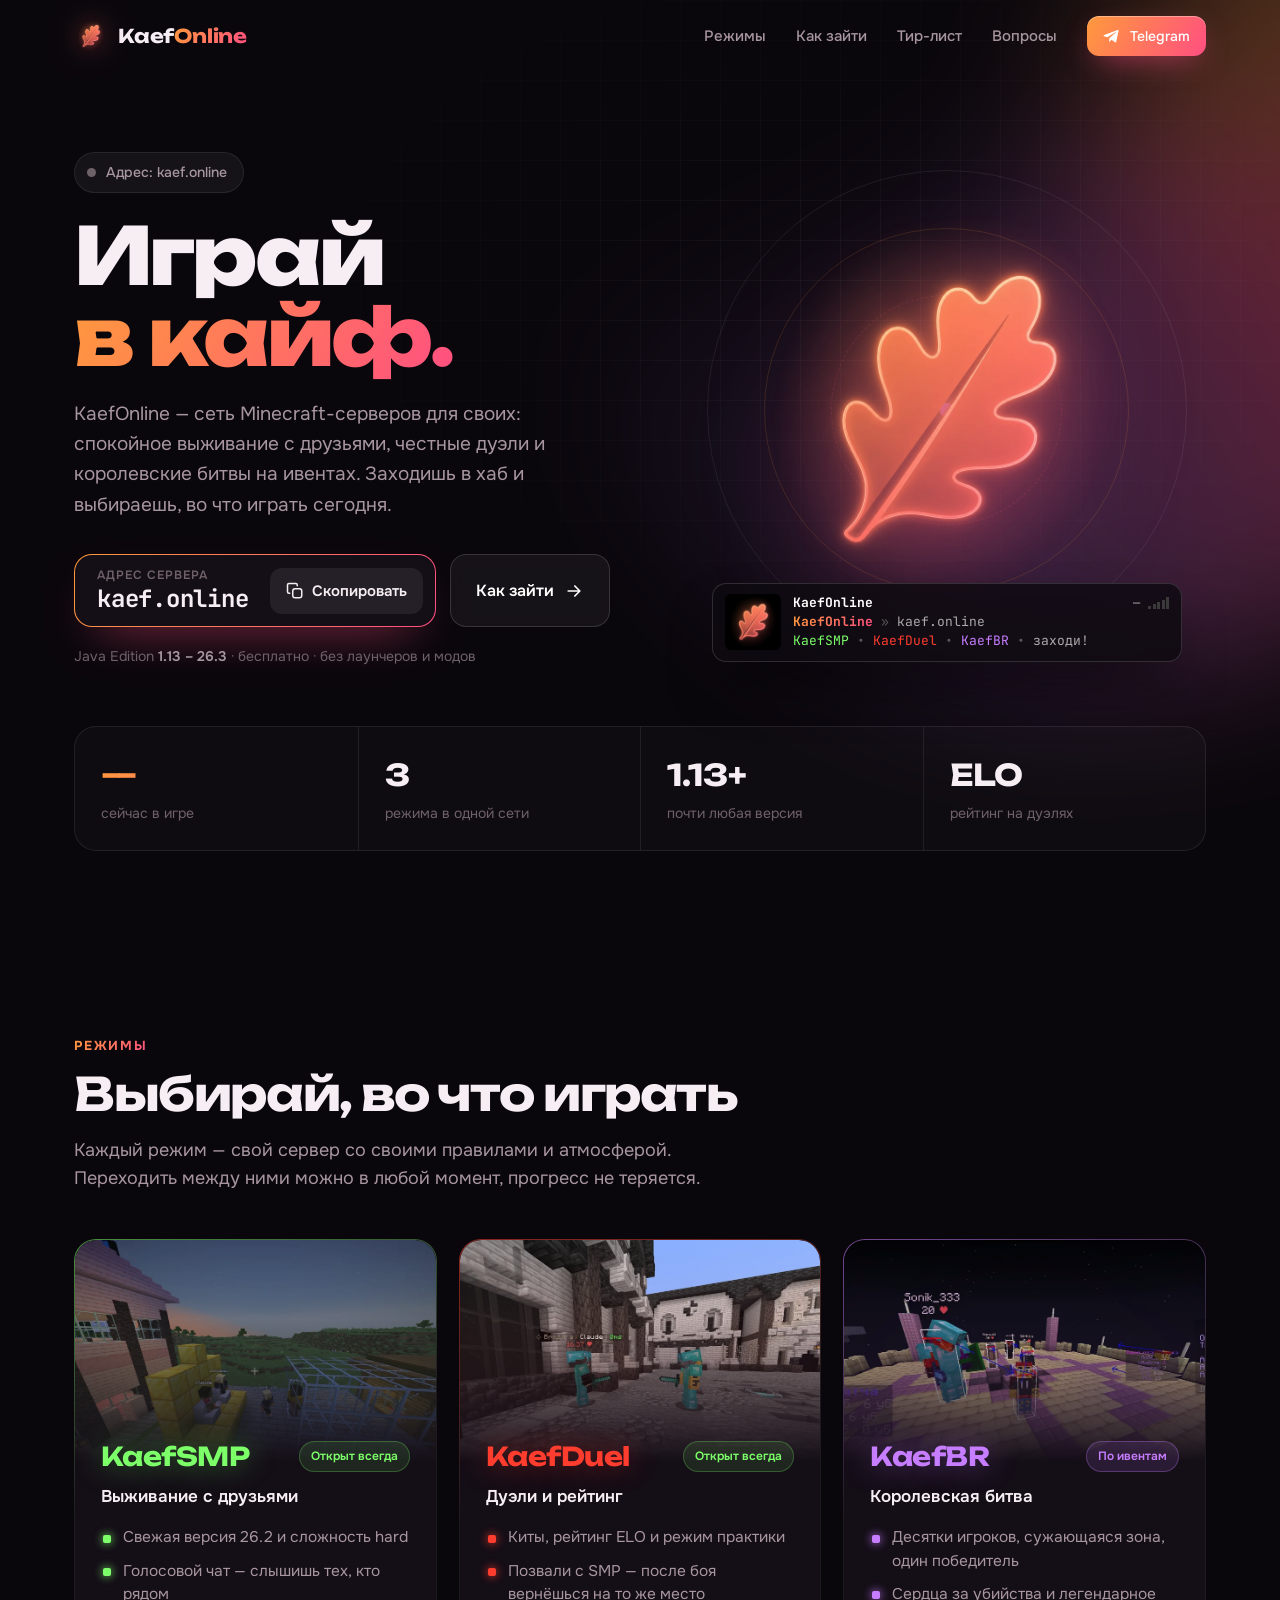
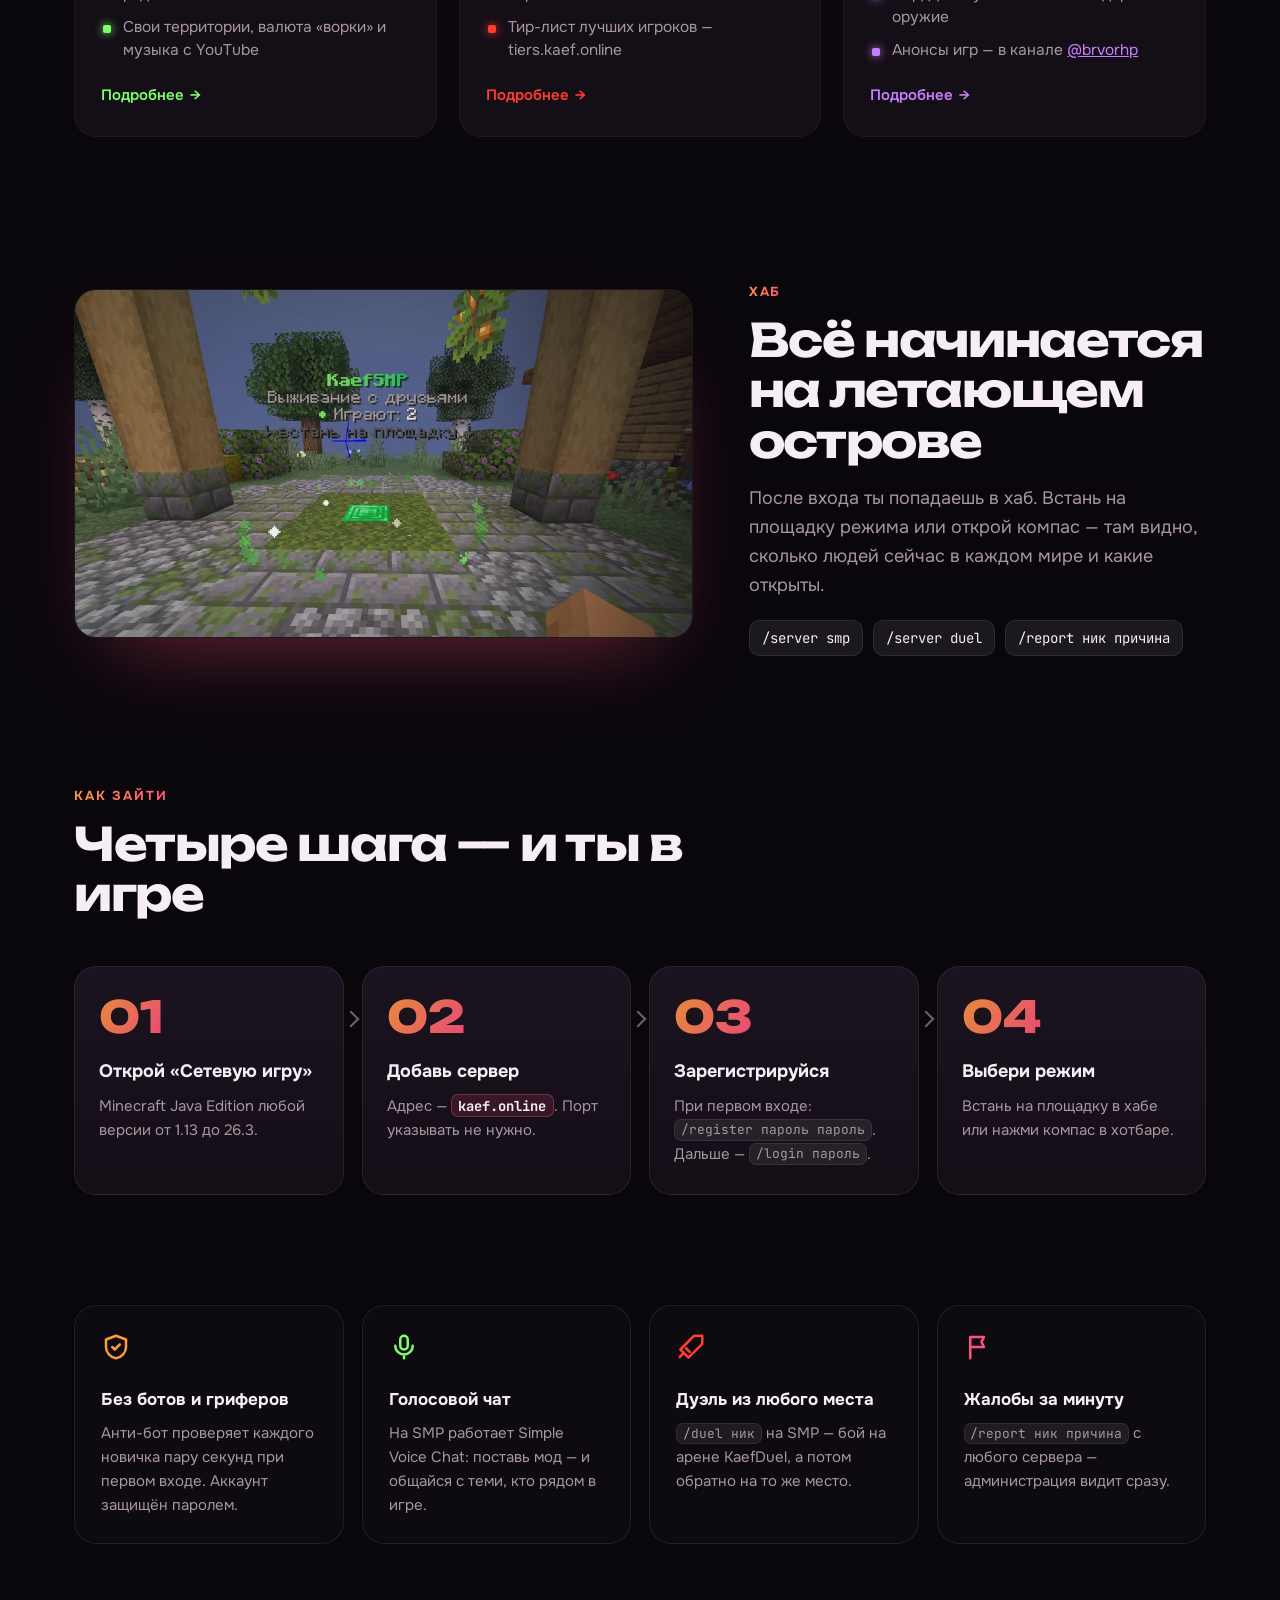
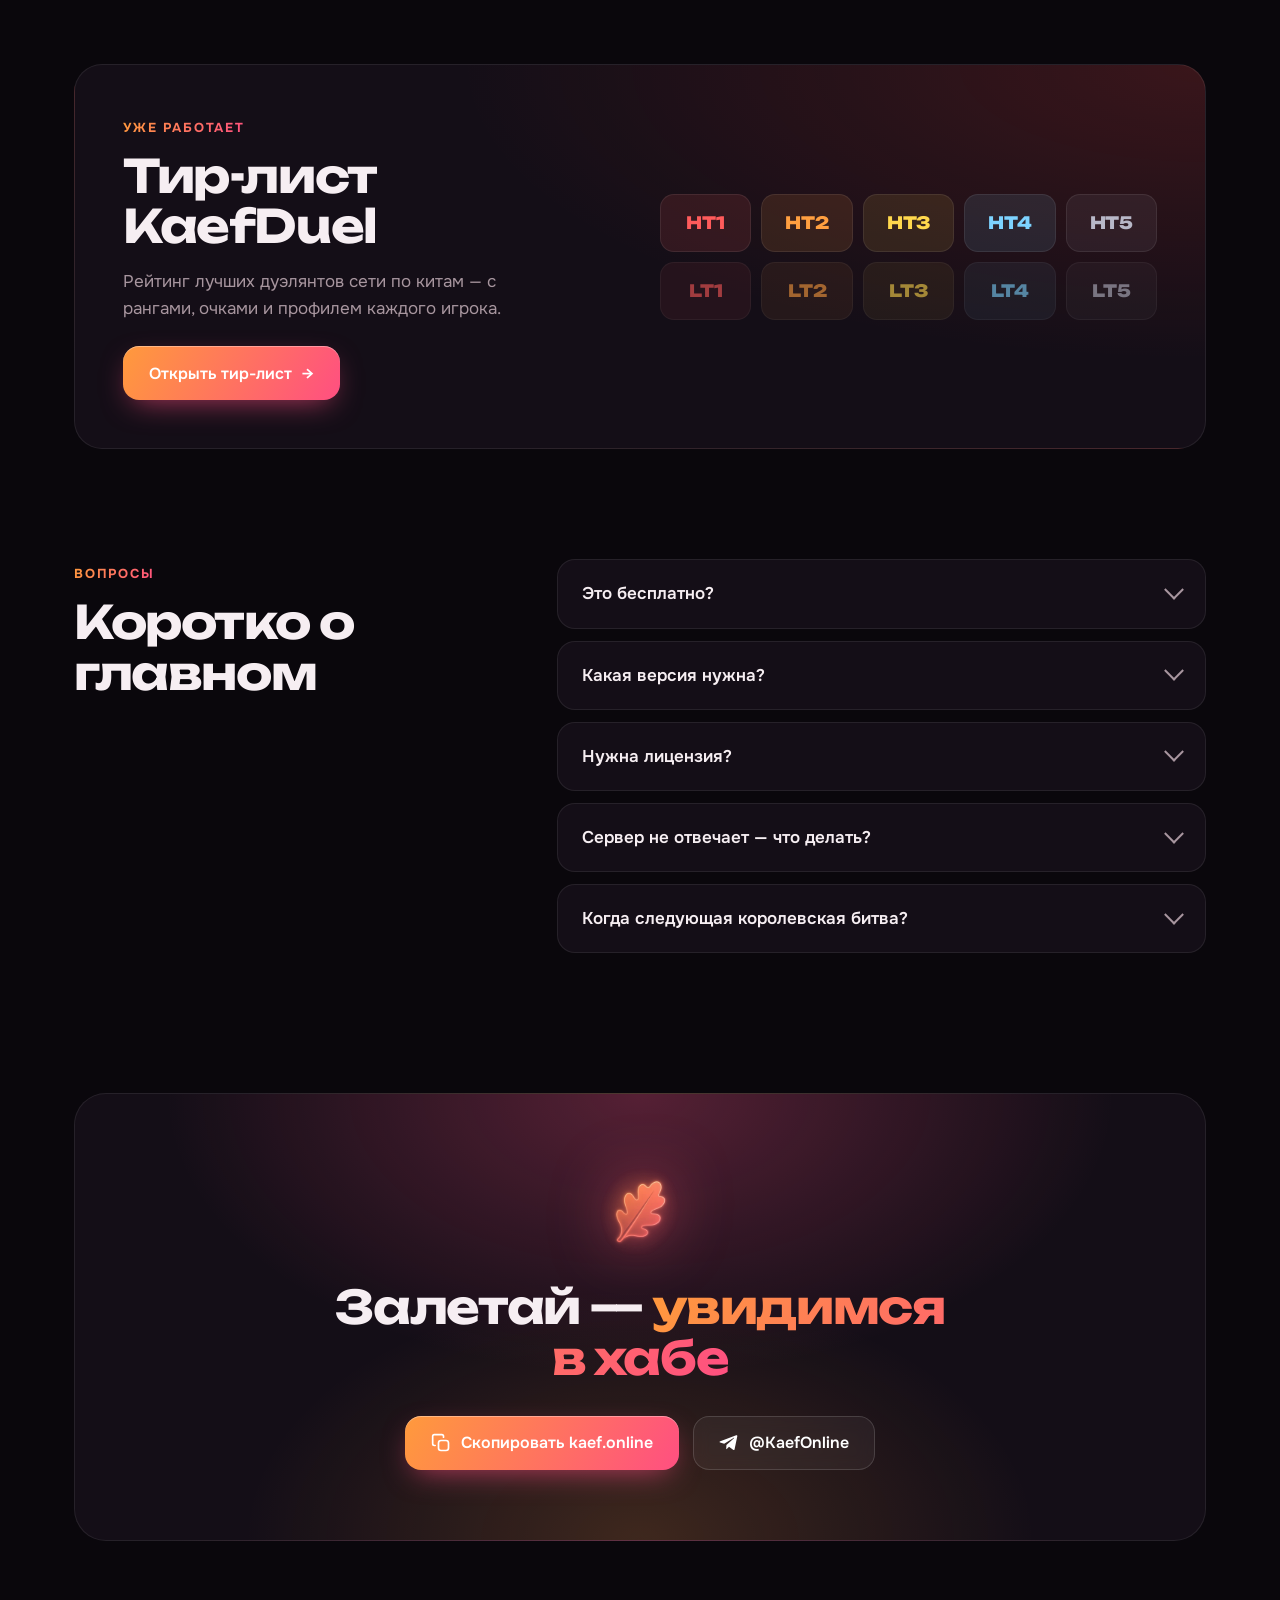
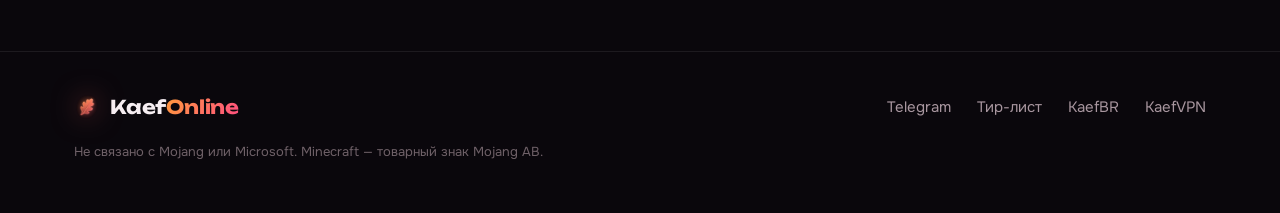
<file: index.html>
<!doctype html>
<html lang="ru">
<head>
<meta charset="utf-8">
<meta name="viewport" content="width=device-width, initial-scale=1, viewport-fit=cover">
<title>KaefOnline — сеть Minecraft-серверов</title>
<meta name="description" content="KaefOnline — сеть Minecraft-серверов: выживание с друзьями на KaefSMP, дуэли на KaefDuel и королевские битвы KaefBR. Заходи на kaef.online, Java 1.13–26.3.">
<meta name="theme-color" content="#0a070c">
<meta property="og:title" content="KaefOnline — сеть Minecraft-серверов">
<meta property="og:description" content="Выживание, дуэли и королевские битвы. Один адрес — kaef.online.">
<meta property="og:url" content="https://kaef.online/">
<meta property="og:type" content="website">
<meta property="og:image" content="https://kaef.online/assets/leaf.png">
<link rel="canonical" href="https://kaef.online/">
<link rel="icon" type="image/png" sizes="64x64" href="assets/favicon.png">
<link rel="icon" type="image/png" sizes="32x32" href="assets/favicon-32.png">
<link rel="apple-touch-icon" href="assets/apple-touch-icon.png">
<link rel="preconnect" href="https://fonts.googleapis.com">
<link rel="preconnect" href="https://fonts.gstatic.com" crossorigin>
<link href="https://fonts.googleapis.com/css2?family=Onest:wght@400;500;600;700&family=Unbounded:wght@500;700;800&family=JetBrains+Mono:wght@500;700&display=swap" rel="stylesheet">
<link rel="preload" as="image" href="assets/leaf.webp">
<link rel="stylesheet" href="assets/site.css?v=8">
</head>
<body>

<svg width="0" height="0" style="position:absolute" aria-hidden="true">
  <defs>
    <symbol id="i-tg" viewBox="0 0 24 24"><path fill="currentColor" d="M21.9 4.3 18.7 19.4c-.2 1-.9 1.3-1.8.8l-4.9-3.6-2.4 2.3c-.3.3-.5.5-1 .5l.3-5 9.1-8.2c.4-.4-.1-.6-.6-.2L6.2 13 1.4 11.5c-1-.3-1-1 .2-1.5L20.6 2.7c.9-.3 1.6.2 1.3 1.6Z"/></symbol>
    <symbol id="i-copy" viewBox="0 0 24 24"><g fill="none" stroke="currentColor" stroke-width="2" stroke-linecap="round" stroke-linejoin="round"><rect x="9" y="9" width="12" height="12" rx="3"/><path d="M5 15H4a2 2 0 0 1-2-2V4a2 2 0 0 1 2-2h9a2 2 0 0 1 2 2v1"/></g></symbol>
    <symbol id="i-check" viewBox="0 0 24 24"><path fill="none" stroke="currentColor" stroke-width="2.4" stroke-linecap="round" stroke-linejoin="round" d="M20 6 9 17l-5-5"/></symbol>
    <symbol id="i-arrow" viewBox="0 0 24 24"><path fill="none" stroke="currentColor" stroke-width="2" stroke-linecap="round" stroke-linejoin="round" d="M5 12h14M13 6l6 6-6 6"/></symbol>
    <symbol id="i-shield" viewBox="0 0 24 24"><path fill="none" stroke="currentColor" stroke-width="2" stroke-linejoin="round" d="M12 3 4 6v6c0 4.5 3.4 8.3 8 9 4.6-.7 8-4.5 8-9V6l-8-3Z"/><path fill="none" stroke="currentColor" stroke-width="2" stroke-linecap="round" d="m9 12 2 2 4-4"/></symbol>
    <symbol id="i-mic" viewBox="0 0 24 24"><g fill="none" stroke="currentColor" stroke-width="2" stroke-linecap="round"><rect x="9" y="3" width="6" height="11" rx="3"/><path d="M5 11a7 7 0 0 0 14 0M12 18v3"/></g></symbol>
    <symbol id="i-sword" viewBox="0 0 24 24"><g fill="none" stroke="currentColor" stroke-width="2" stroke-linecap="round" stroke-linejoin="round"><path d="M14.5 3H21v6.5L10 20.5 3.5 14 14.5 3Z"/><path d="m6 17-3 3M8 13l3 3"/></g></symbol>
    <symbol id="i-flag" viewBox="0 0 24 24"><g fill="none" stroke="currentColor" stroke-width="2" stroke-linecap="round" stroke-linejoin="round"><path d="M5 21V4M5 4h11l-2 4 2 4H5"/></g></symbol>
  </defs>
</svg>

<header class="top">
  <div class="wrap">
    <a class="brand" href="./"><img src="assets/leaf-256.webp" alt="" width="34" height="34"><span class="bw">Kaef<span>Online</span></span></a>
    <nav class="nav">
      <a href="#modes">Режимы</a>
      <a href="#join">Как зайти</a>
      <a href="https://tiers.kaef.online">Тир-лист</a>
      <a href="#faq">Вопросы</a>
      <a class="btn small" href="https://t.me/KaefOnline"><svg><use href="#i-tg"/></svg>Telegram</a>
    </nav>
  </div>
</header>

<main>
  <section class="hero">
    <div class="hero-bg" aria-hidden="true"><div class="aurora"></div><div class="pixels"></div></div>
    <div class="wrap hero-grid">
      <div class="hero-copy">
        <div class="eyebrow rv"><span class="dot" data-status-dot></span><span data-status-line>Проверяем сервер…</span></div>
        <h1 class="rv d1">Играй<br><span class="grad">в&nbsp;кайф.</span></h1>
        <p class="lead rv d2">KaefOnline — сеть Minecraft-серверов для своих: спокойное выживание с друзьями, честные дуэли и королевские битвы на ивентах. Заходишь в хаб и выбираешь, во что играть сегодня.</p>

        <div class="ip rv d3">
          <button class="ip-box" type="button" data-copy="kaef.online" aria-label="Скопировать адрес kaef.online">
            <span class="ip-label">Адрес сервера</span>
            <span class="ip-value">kaef.online</span>
            <span class="ip-btn"><svg class="ic-copy"><use href="#i-copy"/></svg><svg class="ic-ok"><use href="#i-check"/></svg><span data-copy-text>Скопировать</span></span>
          </button>
          <a class="btn ghost" href="#join">Как зайти<svg><use href="#i-arrow"/></svg></a>
        </div>
        <p class="hero-note rv d4">Java Edition <b>1.13 – 26.3</b> · бесплатно · без лаунчеров и модов</p>
      </div>

      <div class="hero-visual rv d2">
        <div class="leaf-stage" aria-hidden="true">
          <div class="ring r1"></div><div class="ring r2"></div><div class="ring r3"></div>
          <span class="orb o-smp"></span><span class="orb o-duel"></span><span class="orb o-br"></span>
          <img class="leaf" src="assets/leaf.webp" alt="" width="900" height="900">
        </div>

        <div class="mc-entry" data-tilt>
          <img class="mc-icon" src="assets/favicon.png" alt="" width="64" height="64">
          <div class="mc-text">
            <div class="mc-row">
              <span class="mc-name">KaefOnline</span>
              <span class="mc-players"><span data-players>—</span><i class="bars" data-bars><b></b><b></b><b></b><b></b><b></b></i></span>
            </div>
            <div class="mc-motd"><span class="m-grad">KaefOnline</span> <span class="m-dim">»</span> <span class="m-gray">kaef.online</span></div>
            <div class="mc-motd"><span class="m-smp">KaefSMP</span> <span class="m-dim">•</span> <span class="m-duel">KaefDuel</span> <span class="m-dim">•</span> <span class="m-br">KaefBR</span> <span class="m-dim">•</span> <span class="m-gray">заходи!</span></div>
          </div>
        </div>
      </div>
    </div>

    <div class="wrap">
      <ul class="facts rv">
        <li><b data-online-big>—</b><span>сейчас в игре</span></li>
        <li><b>3</b><span>режима в одной сети</span></li>
        <li><b>1.13+</b><span>почти любая версия</span></li>
        <li><b>ELO</b><span>рейтинг на дуэлях</span></li>
      </ul>
    </div>
  </section>

  <section class="modes" id="modes">
    <div class="wrap">
      <div class="sec-head rv">
        <span class="kicker">Режимы</span>
        <h2>Выбирай, во что играть</h2>
        <p>Каждый режим — свой сервер со своими правилами и атмосферой. Переходить между ними можно в любой момент, прогресс не теряется.</p>
      </div>

      <div class="mode-grid">
        <article class="mode m-smp-card rv">
          <div class="mode-shot"><img src="assets/shot-smp.webp" alt="Игроки на KaefSMP" loading="lazy" width="1200" height="525"></div>
          <div class="mode-body">
            <div class="mode-top"><h3>KaefSMP</h3><span class="chip on">Открыт всегда</span></div>
            <p class="mode-tag">Выживание с друзьями</p>
            <ul>
              <li>Свежая версия 26.2 и сложность hard</li>
              <li>Голосовой чат — слышишь тех, кто рядом</li>
              <li>Свои территории, валюта «ворки» и музыка с YouTube</li>
            </ul>
            <a class="mode-more" href="smp.html">Подробнее<span aria-hidden="true">→</span></a>
          </div>
        </article>

        <article class="mode m-duel-card rv d1">
          <div class="mode-shot"><img src="assets/shot-duel.webp" alt="Дуэль на KaefDuel" loading="lazy" width="1200" height="525"></div>
          <div class="mode-body">
            <div class="mode-top"><h3>KaefDuel</h3><span class="chip on">Открыт всегда</span></div>
            <p class="mode-tag">Дуэли и рейтинг</p>
            <ul>
              <li>Киты, рейтинг ELO и режим практики</li>
              <li>Позвали с SMP — после боя вернёшься на то же место</li>
              <li>Тир-лист лучших игроков — tiers.kaef.online</li>
            </ul>
            <a class="mode-more" href="duel.html">Подробнее<span aria-hidden="true">→</span></a>
          </div>
        </article>

        <article class="mode m-br-card rv d2">
          <div class="mode-shot"><img src="assets/shot-br.webp" alt="Финал королевской битвы KaefBR" loading="lazy" width="1200" height="525"></div>
          <div class="mode-body">
            <div class="mode-top"><h3>KaefBR</h3><span class="chip event">По ивентам</span></div>
            <p class="mode-tag">Королевская битва</p>
            <ul>
              <li>Десятки игроков, сужающаяся зона, один победитель</li>
              <li>Сердца за убийства и легендарное оружие</li>
              <li>Анонсы игр — в канале <a href="https://t.me/brvorhp">@brvorhp</a></li>
            </ul>
            <a class="mode-more" href="br.html">Подробнее<span aria-hidden="true">→</span></a>
          </div>
        </article>
      </div>
    </div>
  </section>

  <section class="hub">
    <div class="wrap hub-grid">
      <div class="hub-shot rv"><img src="assets/shot-hub.webp" alt="Площадка KaefSMP в хабе" loading="lazy" width="1200" height="525"></div>
      <div class="hub-copy rv d1">
        <span class="kicker">Хаб</span>
        <h2>Всё начинается на&nbsp;летающем острове</h2>
        <p>После входа ты попадаешь в хаб. Встань на площадку режима или открой компас — там видно, сколько людей сейчас в каждом мире и какие открыты.</p>
        <div class="cmds">
          <span><code>/server smp</code></span><span><code>/server duel</code></span><span><code>/report ник причина</code></span>
        </div>
      </div>
    </div>
  </section>

  <section class="join" id="join">
    <div class="wrap">
      <div class="sec-head rv">
        <span class="kicker">Как зайти</span>
        <h2>Четыре шага — и ты в игре</h2>
      </div>
      <ol class="steps">
        <li class="rv"><span class="num">01</span><h3>Открой «Сетевую игру»</h3><p>Minecraft Java Edition любой версии от 1.13 до 26.3.</p></li>
        <li class="rv d1"><span class="num">02</span><h3>Добавь сервер</h3><p>Адрес — <button class="inline-copy" type="button" data-copy="kaef.online">kaef.online</button>. Порт указывать не нужно.</p></li>
        <li class="rv d2"><span class="num">03</span><h3>Зарегистрируйся</h3><p>При первом входе: <code>/register пароль пароль</code>. Дальше — <code>/login пароль</code>.</p></li>
        <li class="rv d3"><span class="num">04</span><h3>Выбери режим</h3><p>Встань на площадку в хабе или нажми компас в хотбаре.</p></li>
      </ol>
    </div>
  </section>

  <section class="feats">
    <div class="wrap feat-grid">
      <div class="feat rv"><svg><use href="#i-shield"/></svg><h3>Без ботов и гриферов</h3><p>Анти-бот проверяет каждого новичка пару секунд при первом входе. Аккаунт защищён паролем.</p></div>
      <div class="feat rv d1"><svg><use href="#i-mic"/></svg><h3>Голосовой чат</h3><p>На SMP работает Simple Voice Chat: поставь мод — и общайся с теми, кто рядом в игре.</p></div>
      <div class="feat rv d2"><svg><use href="#i-sword"/></svg><h3>Дуэль из любого места</h3><p><code>/duel ник</code> на SMP — бой на арене KaefDuel, а потом обратно на то же место.</p></div>
      <div class="feat rv d3"><svg><use href="#i-flag"/></svg><h3>Жалобы за минуту</h3><p><code>/report ник причина</code> с любого сервера — администрация видит сразу.</p></div>
    </div>
  </section>

  <section class="tiers">
    <div class="wrap">
      <div class="tier-card rv">
        <div class="tier-copy">
          <span class="kicker">Уже работает</span>
          <h2>Тир-лист KaefDuel</h2>
          <p>Рейтинг лучших дуэлянтов сети по китам — с рангами, очками и профилем каждого игрока.</p>
          <a class="btn tier-btn" href="https://tiers.kaef.online">Открыть тир-лист<span aria-hidden="true">→</span></a>
        </div>
        <div class="tier-ranks" aria-hidden="true">
          <span class="t1">HT1</span><span class="t2">HT2</span><span class="t3">HT3</span><span class="t4">HT4</span><span class="t5">HT5</span><span class="t1 lt">LT1</span><span class="t2 lt">LT2</span><span class="t3 lt">LT3</span><span class="t4 lt">LT4</span><span class="t5 lt">LT5</span>
        </div>
      </div>
    </div>
  </section>

  <section class="faq" id="faq">
    <div class="wrap faq-wrap">
      <div class="sec-head rv">
        <span class="kicker">Вопросы</span>
        <h2>Коротко о главном</h2>
      </div>
      <div class="qa">
        <details class="rv"><summary>Это бесплатно?</summary><p>Да. Играть можно бесплатно на всех режимах.</p></details>
        <details class="rv"><summary>Какая версия нужна?</summary><p>Minecraft Java Edition от 1.13 до 26.3 — сервер сам подстроится под твою версию. Bedrock (телефоны и консоли) пока не поддерживается.</p></details>
        <details class="rv"><summary>Нужна лицензия?</summary><p>Нет. Вход защищён паролем: при первом входе придумай его через <code>/register</code>.</p></details>
        <details class="rv"><summary>Сервер не отвечает — что делать?</summary><p>Сеть пока включается по расписанию. Время запуска и анонсы ивентов публикуем в <a href="https://t.me/KaefOnline">Telegram</a>. Если сервер включён, а зайти не выходит — проверь версию и адрес <code>kaef.online</code>.</p></details>
        <details class="rv"><summary>Когда следующая королевская битва?</summary><p>KaefBR открывается только на ивенты. Дату и время смотри в канале <a href="https://t.me/brvorhp">@brvorhp</a>.</p></details>
      </div>
    </div>
  </section>

  <section class="cta-final">
    <div class="wrap">
      <div class="cta-card rv">
        <img src="assets/leaf-256.webp" alt="" width="96" height="96">
        <h2>Залетай — <span class="grad">увидимся в&nbsp;хабе</span></h2>
        <div class="cta-row">
          <button class="btn" type="button" data-copy="kaef.online"><svg><use href="#i-copy"/></svg><span data-copy-text>Скопировать kaef.online</span></button>
          <a class="btn ghost" href="https://t.me/KaefOnline"><svg><use href="#i-tg"/></svg>@KaefOnline</a>
        </div>
      </div>
    </div>
  </section>
</main>

<footer class="foot">
  <div class="wrap">
    <a class="brand" href="./"><img src="assets/leaf-256.webp" alt="" width="26" height="26"><span class="bw">Kaef<span>Online</span></span></a>
    <nav>
      <a href="https://t.me/KaefOnline">Telegram</a>
      <a href="https://tiers.kaef.online">Тир-лист</a>
      <a href="https://t.me/brvorhp">KaefBR</a>
      <a href="https://kaefvpn.ru">KaefVPN</a>
    </nav>
    <p>Не связано с Mojang или Microsoft. Minecraft — товарный знак Mojang AB.</p>
  </div>
</footer>

<div class="toast" role="status" aria-live="polite" data-toast>Адрес скопирован</div>
<script src="assets/site.js?v=6" defer></script>
</body>
</html>
</file>
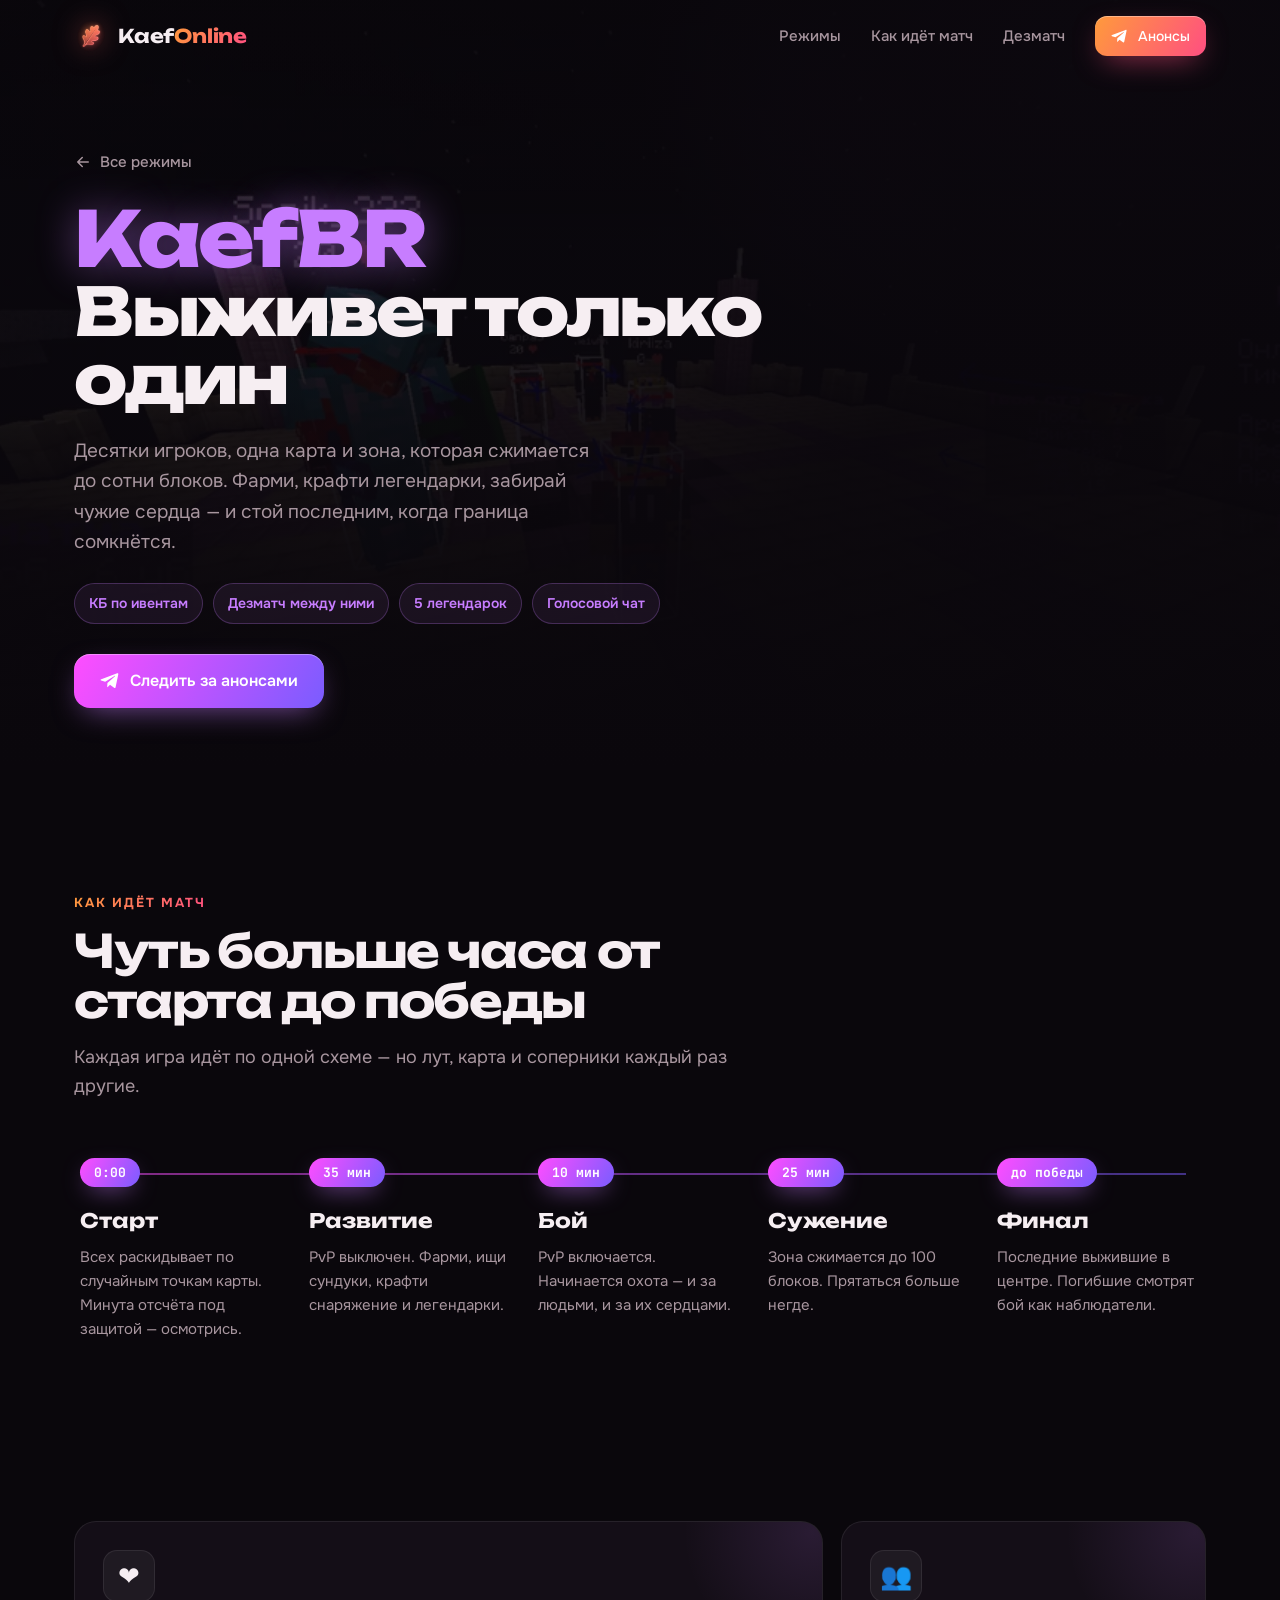
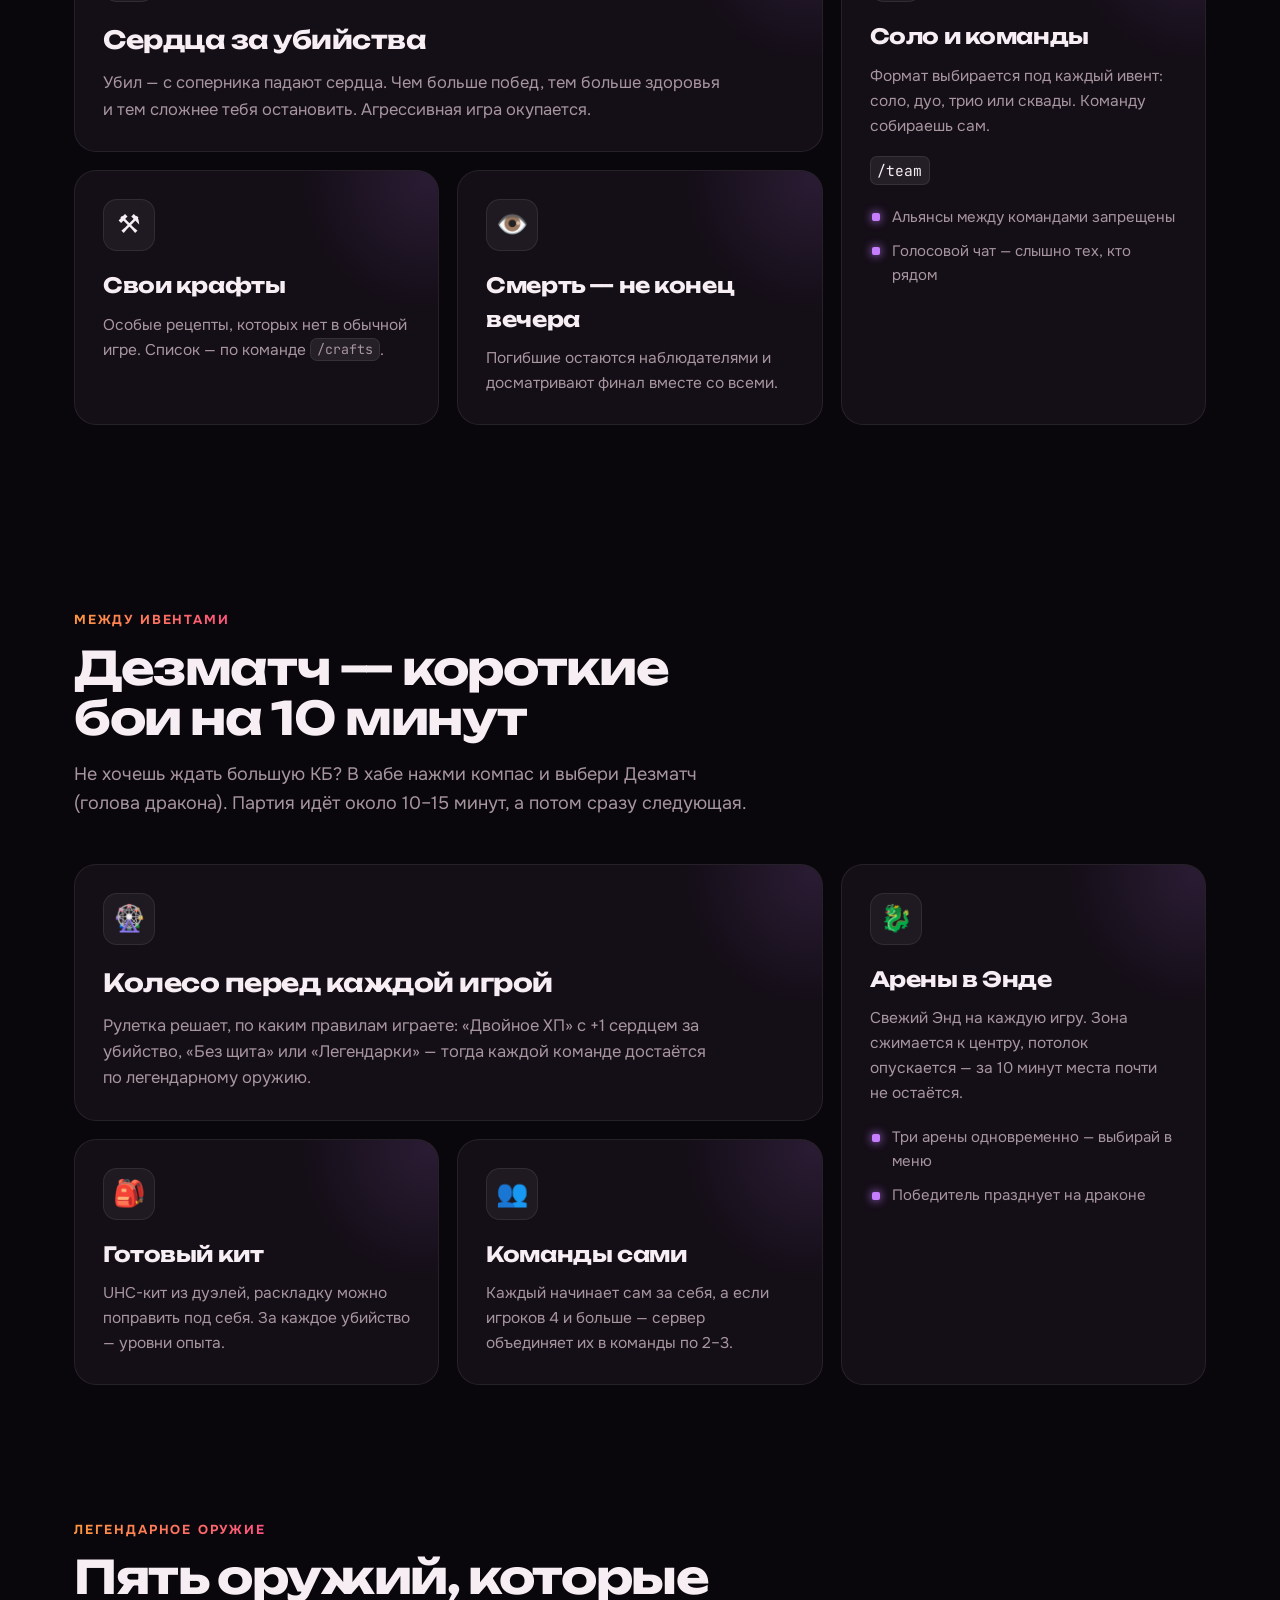
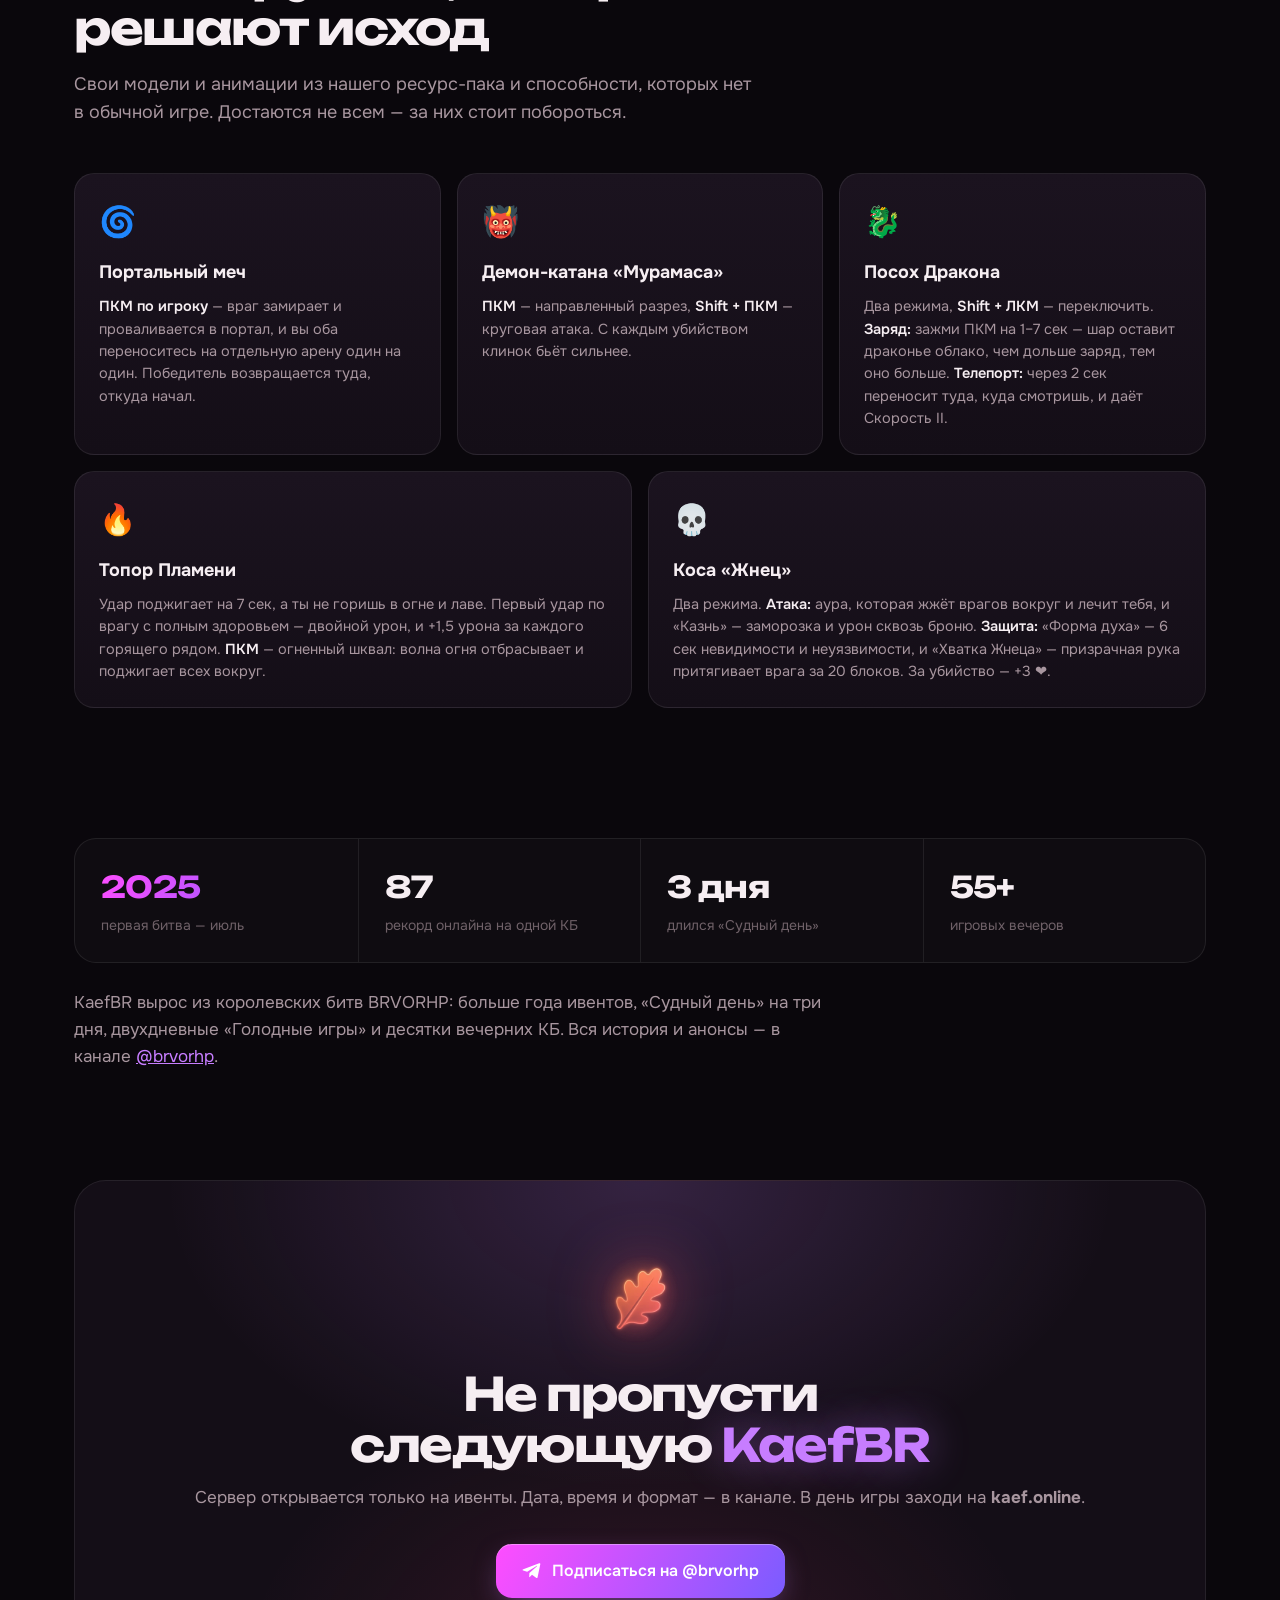
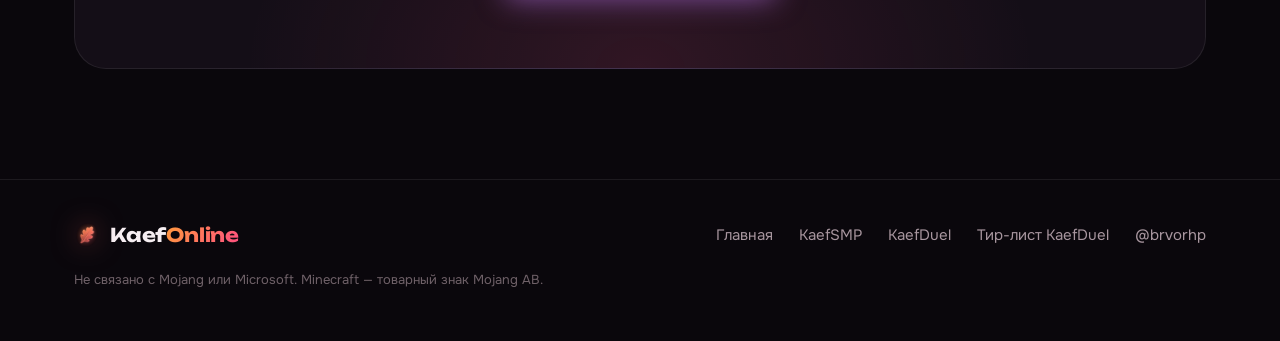
<file: br.html>
<!doctype html>
<html lang="ru">
<head>
<meta charset="utf-8">
<meta name="viewport" content="width=device-width, initial-scale=1, viewport-fit=cover">
<title>KaefBR — королевская битва · KaefOnline</title>
<meta name="description" content="KaefBR — королевская битва KaefOnline: десятки игроков, сужающаяся зона, сердца за убийства, пять легендарных оружий и свои крафты. Только по ивентам, анонсы в @brvorhp.">
<meta name="theme-color" content="#0a070c">
<meta property="og:title" content="KaefBR — королевская битва">
<meta property="og:description" content="Десятки игроков, сужающаяся зона, легендарное оружие. Анонсы ивентов в @brvorhp.">
<meta property="og:url" content="https://kaef.online/br.html">
<meta property="og:image" content="https://kaef.online/assets/shot-br.webp">
<link rel="icon" type="image/png" sizes="64x64" href="assets/favicon.png">
<link rel="apple-touch-icon" href="assets/apple-touch-icon.png">
<link rel="preconnect" href="https://fonts.googleapis.com">
<link rel="preconnect" href="https://fonts.gstatic.com" crossorigin>
<link href="https://fonts.googleapis.com/css2?family=Onest:wght@400;500;600;700&family=Unbounded:wght@500;700;800&family=JetBrains+Mono:wght@500;700&display=swap" rel="stylesheet">
<link rel="stylesheet" href="assets/site.css?v=8">
<link rel="stylesheet" href="assets/mode.css?v=7">
</head>
<body class="br-page">

<svg width="0" height="0" style="position:absolute" aria-hidden="true">
  <defs>
    <symbol id="i-tg" viewBox="0 0 24 24"><path fill="currentColor" d="M21.9 4.3 18.7 19.4c-.2 1-.9 1.3-1.8.8l-4.9-3.6-2.4 2.3c-.3.3-.5.5-1 .5l.3-5 9.1-8.2c.4-.4-.1-.6-.6-.2L6.2 13 1.4 11.5c-1-.3-1-1 .2-1.5L20.6 2.7c.9-.3 1.6.2 1.3 1.6Z"/></symbol>
    <symbol id="i-back" viewBox="0 0 24 24"><path fill="none" stroke="currentColor" stroke-width="2" stroke-linecap="round" stroke-linejoin="round" d="M19 12H5M11 6l-6 6 6 6"/></symbol>
  </defs>
</svg>

<header class="top">
  <div class="wrap">
    <a class="brand" href="./"><img src="assets/leaf-256.webp" alt="" width="34" height="34"><span class="bw">Kaef<span>Online</span></span></a>
    <nav class="nav">
      <a href="./#modes">Режимы</a>
      <a href="#match">Как идёт матч</a>
      <a href="#deathmatch">Дезматч</a>
      <a class="btn small" href="https://t.me/brvorhp"><svg><use href="#i-tg"/></svg>Анонсы</a>
    </nav>
  </div>
</header>

<main>
  <section class="mp-hero">
    <div class="mp-hero-bg" aria-hidden="true"><img src="assets/shot-br.webp" alt=""></div>
    <div class="wrap">
      <a class="back rv" href="./"><svg><use href="#i-back"/></svg>Все режимы</a>
      <h1 class="rv d1"><span class="mp-word">KaefBR</span><br>Выживет только один</h1>
      <p class="lead rv d2">Десятки игроков, одна карта и зона, которая сжимается до сотни блоков. Фарми, крафти легендарки, забирай чужие сердца — и стой последним, когда граница сомкнётся.</p>
      <div class="mp-badges rv d3">
        <span>КБ по ивентам</span><span>Дезматч между ними</span><span>5 легендарок</span><span>Голосовой чат</span>
      </div>
      <div class="cta-row hero-cta rv d4">
        <a class="btn mp-btn" href="https://t.me/brvorhp"><svg><use href="#i-tg"/></svg>Следить за анонсами</a>
      </div>
    </div>
  </section>

  <section class="mp-feats" id="match">
    <div class="wrap">
      <div class="sec-head rv">
        <span class="kicker">Как идёт матч</span>
        <h2>Чуть больше часа от старта до победы</h2>
        <p>Каждая игра идёт по одной схеме — но лут, карта и соперники каждый раз другие.</p>
      </div>
      <ol class="timeline">
        <li class="rv"><span class="t-time">0:00</span><h3>Старт</h3><p>Всех раскидывает по случайным точкам карты. Минута отсчёта под защитой — осмотрись.</p></li>
        <li class="rv d1"><span class="t-time">35 мин</span><h3>Развитие</h3><p>PvP выключен. Фарми, ищи сундуки, крафти снаряжение и легендарки.</p></li>
        <li class="rv d2"><span class="t-time">10 мин</span><h3>Бой</h3><p>PvP включается. Начинается охота — и за людьми, и за их сердцами.</p></li>
        <li class="rv d3"><span class="t-time">25 мин</span><h3>Сужение</h3><p>Зона сжимается до 100 блоков. Прятаться больше негде.</p></li>
        <li class="rv"><span class="t-time">до победы</span><h3>Финал</h3><p>Последние выжившие в центре. Погибшие смотрят бой как наблюдатели.</p></li>
      </ol>
    </div>
  </section>

  <section class="mp-feats">
    <div class="wrap">
      <div class="bento">
        <article class="b b-wide rv">
          <span class="b-emoji">❤️</span>
          <h3>Сердца за убийства</h3>
          <p>Убил — с соперника падают сердца. Чем больше побед, тем больше здоровья и тем сложнее тебя остановить. Агрессивная игра окупается.</p>
        </article>
        <article class="b b-tall rv d1">
          <span class="b-emoji">👥</span>
          <h3>Соло и команды</h3>
          <p>Формат выбирается под каждый ивент: соло, дуо, трио или сквады. Команду собираешь сам.</p>
          <div class="b-cmds"><code>/team</code></div>
          <ul class="b-list"><li>Альянсы между командами запрещены</li><li>Голосовой чат — слышно тех, кто рядом</li></ul>
        </article>
        <article class="b rv">
          <span class="b-emoji">⚒️</span>
          <h3>Свои крафты</h3>
          <p>Особые рецепты, которых нет в обычной игре. Список — по команде <code>/crafts</code>.</p>
        </article>
        <article class="b rv d1">
          <span class="b-emoji">👁️</span>
          <h3>Смерть — не конец вечера</h3>
          <p>Погибшие остаются наблюдателями и досматривают финал вместе со всеми.</p>
        </article>
      </div>
    </div>
  </section>

  <section class="mp-feats" id="deathmatch">
    <div class="wrap">
      <div class="sec-head rv">
        <span class="kicker">Между ивентами</span>
        <h2>Дезматч — короткие бои на&nbsp;10&nbsp;минут</h2>
        <p>Не хочешь ждать большую КБ? В хабе нажми компас и выбери Дезматч (голова дракона). Партия идёт около 10–15 минут, а потом сразу следующая.</p>
      </div>
      <div class="bento">
        <article class="b b-wide rv">
          <span class="b-emoji">🎡</span>
          <h3>Колесо перед каждой игрой</h3>
          <p>Рулетка решает, по каким правилам играете: «Двойное ХП» с +1 сердцем за убийство, «Без щита» или «Легендарки» — тогда каждой команде достаётся по легендарному оружию.</p>
        </article>
        <article class="b b-tall rv d1">
          <span class="b-emoji">🐉</span>
          <h3>Арены в Энде</h3>
          <p>Свежий Энд на каждую игру. Зона сжимается к центру, потолок опускается — за 10 минут места почти не остаётся.</p>
          <ul class="b-list"><li>Три арены одновременно — выбирай в меню</li><li>Победитель празднует на драконе</li></ul>
        </article>
        <article class="b rv">
          <span class="b-emoji">🎒</span>
          <h3>Готовый кит</h3>
          <p>UHC-кит из дуэлей, раскладку можно поправить под себя. За каждое убийство — уровни опыта.</p>
        </article>
        <article class="b rv d1">
          <span class="b-emoji">👥</span>
          <h3>Команды сами</h3>
          <p>Каждый начинает сам за себя, а если игроков 4 и больше — сервер объединяет их в команды по 2–3.</p>
        </article>
      </div>
    </div>
  </section>

  <section class="mp-trims" id="legend">
    <div class="wrap">
      <div class="sec-head rv">
        <span class="kicker">Легендарное оружие</span>
        <h2>Пять оружий, которые решают исход</h2>
        <p>Свои модели и анимации из нашего ресурс-пака и способности, которых нет в обычной игре. Достаются не всем — за них стоит побороться.</p>
      </div>
      <div class="trim-grid legend-grid">
        <div class="trim rv"><span>🌀</span><h3>Портальный меч</h3><p><b>ПКМ по игроку</b> — враг замирает и проваливается в портал, и вы оба переноситесь на отдельную арену один на один. Победитель возвращается туда, откуда начал.</p></div>
        <div class="trim rv d1"><span>👹</span><h3>Демон-катана «Мурамаса»</h3><p><b>ПКМ</b> — направленный разрез, <b>Shift + ПКМ</b> — круговая атака. С каждым убийством клинок бьёт сильнее.</p></div>
        <div class="trim rv d2"><span>🐉</span><h3>Посох Дракона</h3><p>Два режима, <b>Shift + ЛКМ</b> — переключить. <b>Заряд:</b> зажми ПКМ на 1–7 сек — шар оставит драконье облако, чем дольше заряд, тем оно больше. <b>Телепорт:</b> через 2 сек переносит туда, куда смотришь, и даёт Скорость II.</p></div>
        <div class="trim rv"><span>🔥</span><h3>Топор Пламени</h3><p>Удар поджигает на 7 сек, а ты не горишь в огне и лаве. Первый удар по врагу с полным здоровьем — двойной урон, и +1,5 урона за каждого горящего рядом. <b>ПКМ</b> — огненный шквал: волна огня отбрасывает и поджигает всех вокруг.</p></div>
        <div class="trim rv d1"><span>💀</span><h3>Коса «Жнец»</h3><p>Два режима. <b>Атака:</b> аура, которая жжёт врагов вокруг и лечит тебя, и «Казнь» — заморозка и урон сквозь броню. <b>Защита:</b> «Форма духа» — 6 сек невидимости и неуязвимости, и «Хватка Жнеца» — призрачная рука притягивает врага за 20 блоков. За убийство — +3 ❤.</p></div>
      </div>
    </div>
  </section>

  <section class="mp-secrets">
    <div class="wrap">
      <ul class="facts br-facts rv">
        <li><b>2025</b><span>первая битва — июль</span></li>
        <li><b>87</b><span>рекорд онлайна на одной КБ</span></li>
        <li><b>3 дня</b><span>длился «Судный день»</span></li>
        <li><b>55+</b><span>игровых вечеров</span></li>
      </ul>
      <p class="br-history rv">KaefBR вырос из королевских битв BRVORHP: больше года ивентов, «Судный день» на три дня, двухдневные «Голодные игры» и десятки вечерних КБ. Вся история и анонсы — в канале <a href="https://t.me/brvorhp">@brvorhp</a>.</p>
    </div>
  </section>

  <section class="cta-final">
    <div class="wrap">
      <div class="cta-card mp-cta rv">
        <img src="assets/leaf-256.webp" alt="" width="96" height="96">
        <h2>Не пропусти следующую <span class="mp-word">KaefBR</span></h2>
        <p class="cta-sub">Сервер открывается только на ивенты. Дата, время и формат — в канале. В день игры заходи на <b>kaef.online</b>.</p>
        <div class="cta-row">
          <a class="btn mp-btn" href="https://t.me/brvorhp"><svg><use href="#i-tg"/></svg>Подписаться на @brvorhp</a>
        </div>
      </div>
    </div>
  </section>
</main>

<footer class="foot">
  <div class="wrap">
    <a class="brand" href="./"><img src="assets/leaf-256.webp" alt="" width="26" height="26"><span class="bw">Kaef<span>Online</span></span></a>
    <nav><a href="./">Главная</a><a href="smp.html">KaefSMP</a><a href="duel.html">KaefDuel</a><a href="https://tiers.kaef.online">Тир-лист KaefDuel</a><a href="https://t.me/brvorhp">@brvorhp</a></nav>
    <p>Не связано с Mojang или Microsoft. Minecraft — товарный знак Mojang AB.</p>
  </div>
</footer>

<div class="toast" role="status" aria-live="polite" data-toast>Адрес скопирован</div>
<script src="assets/site.js?v=6" defer></script>
</body>
</html>
</file>
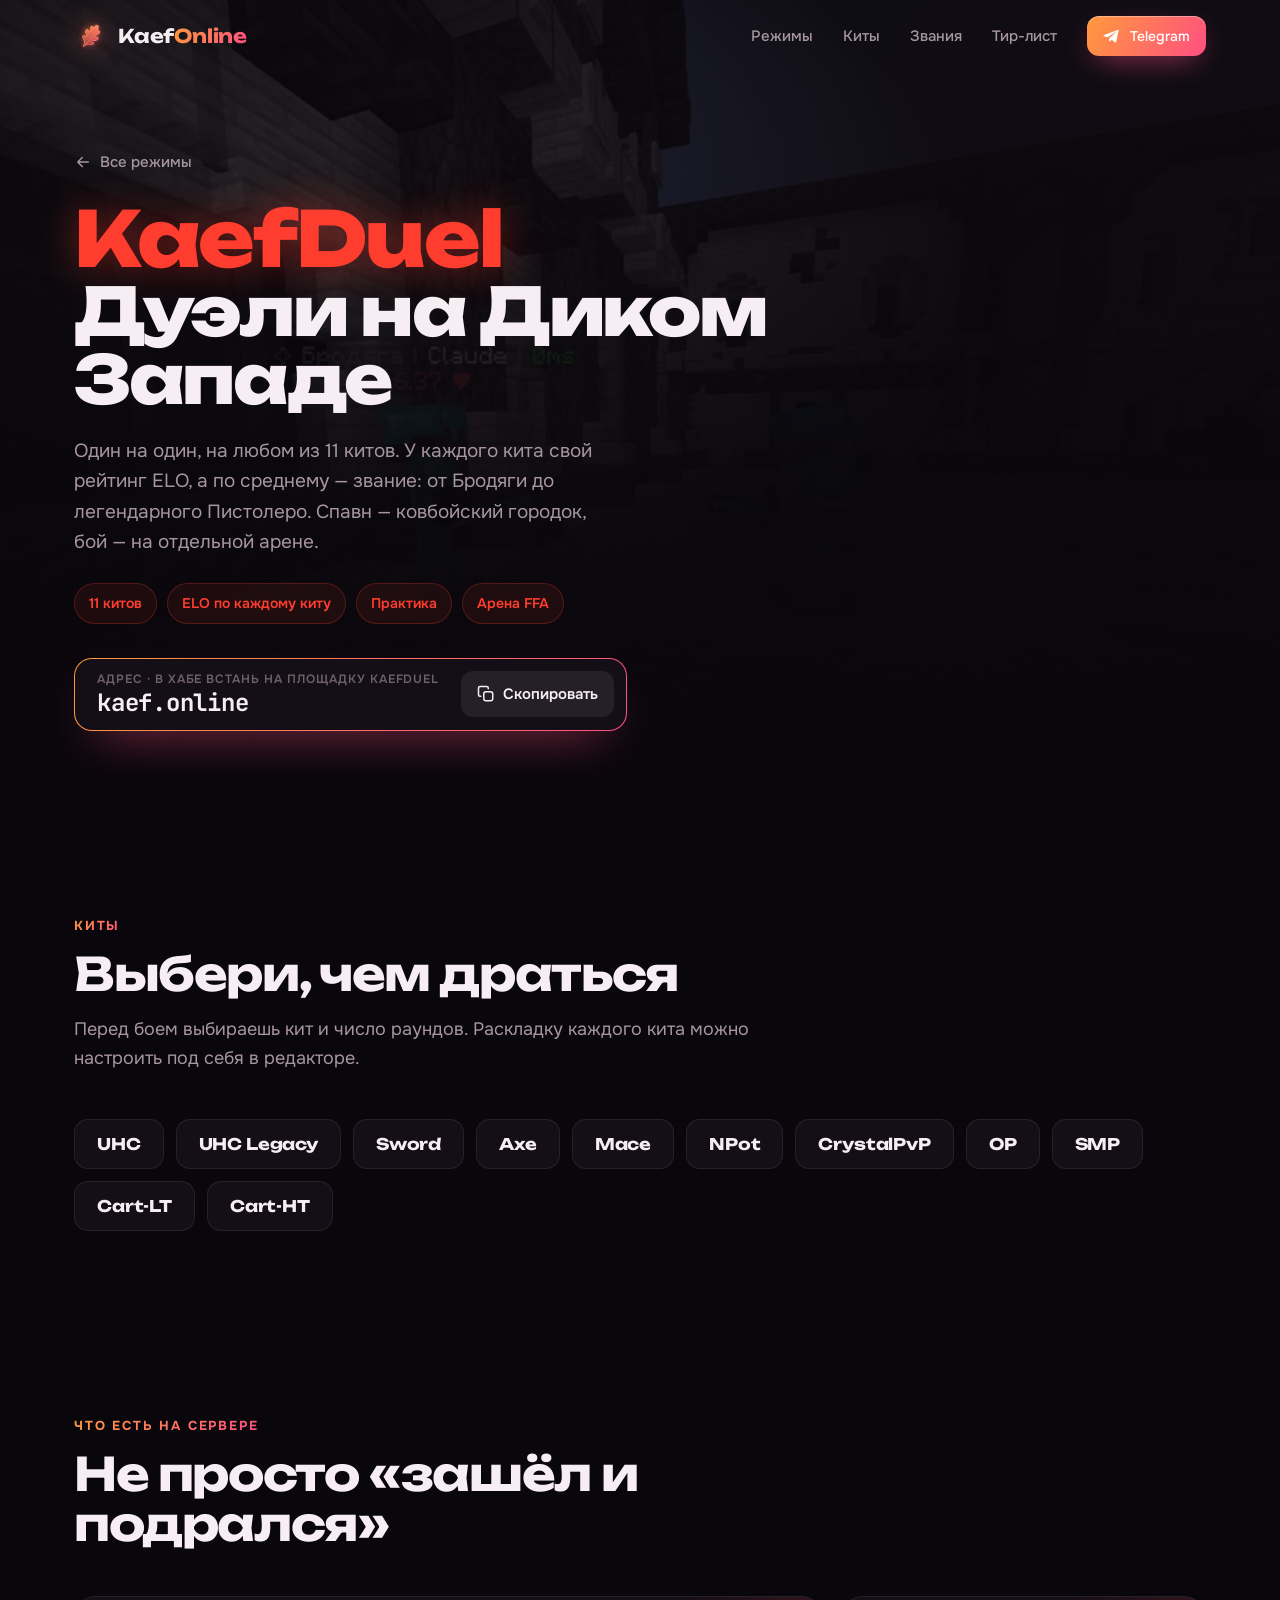
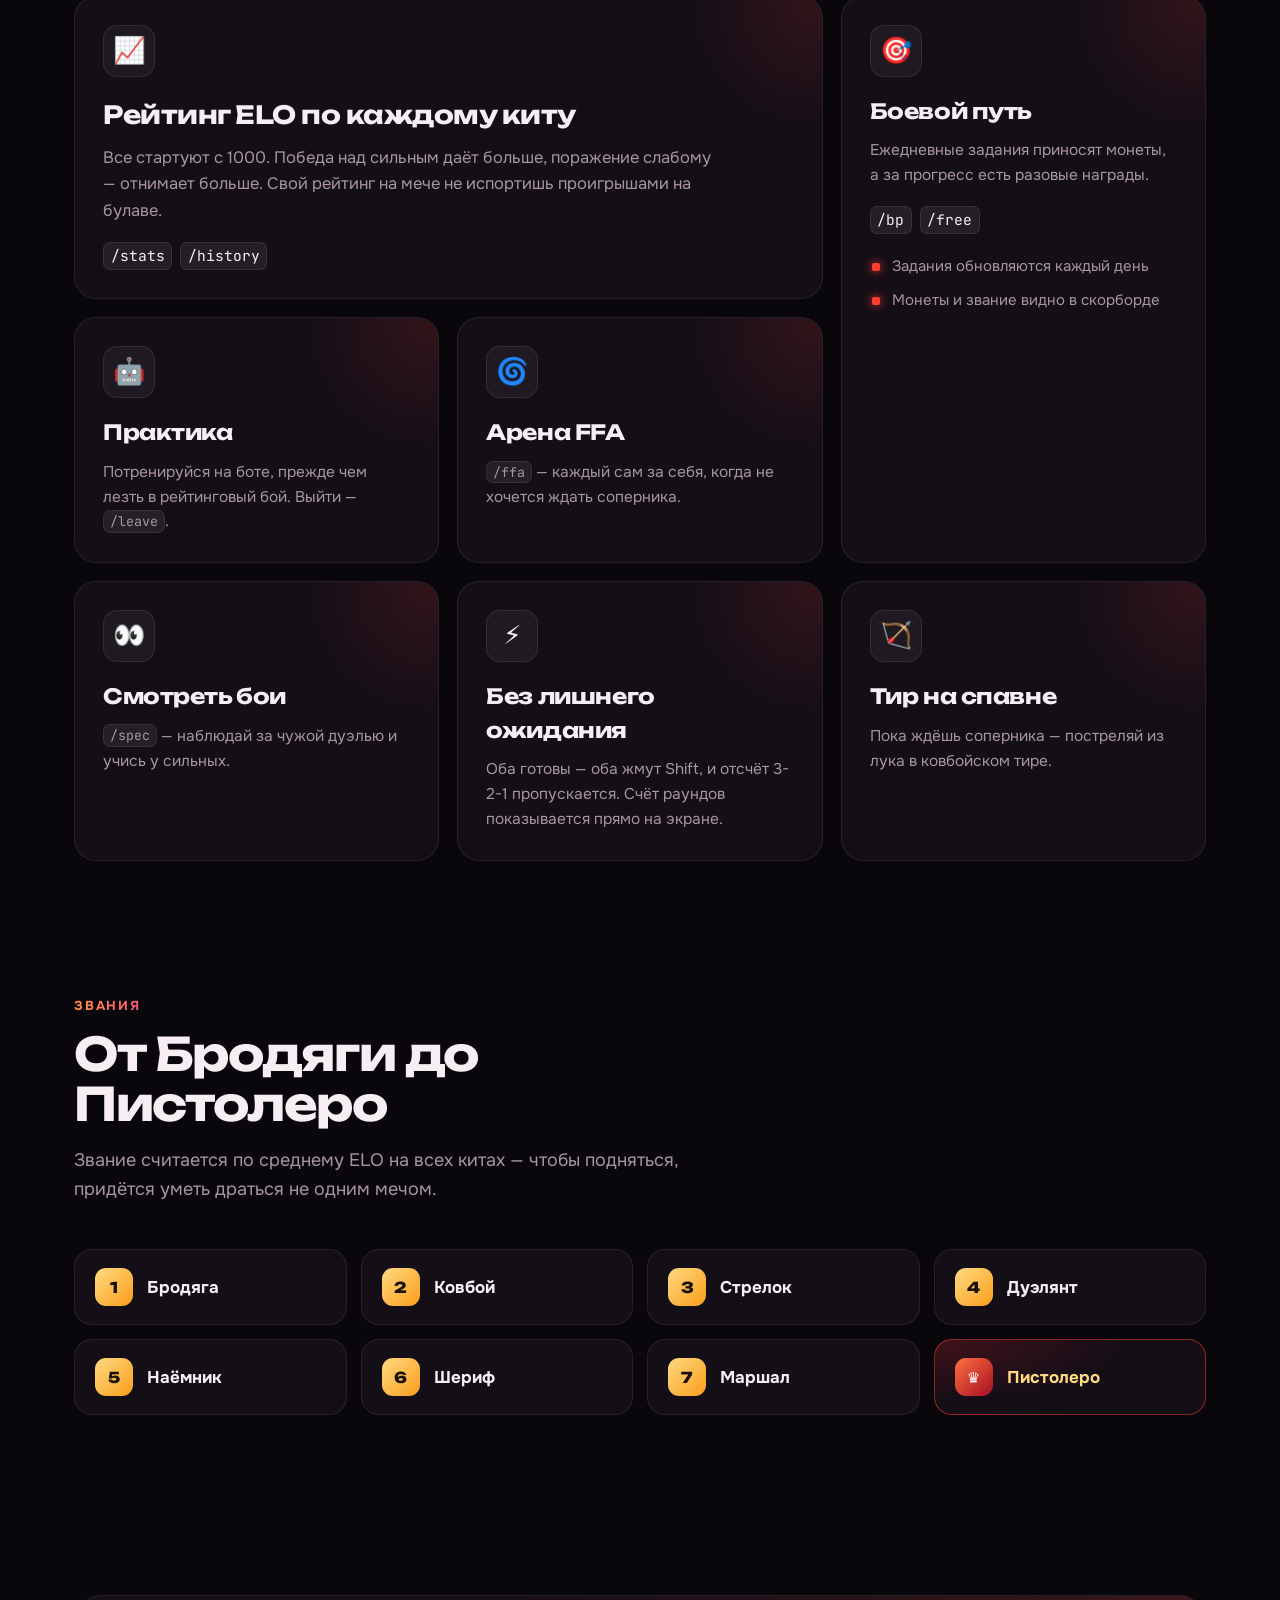
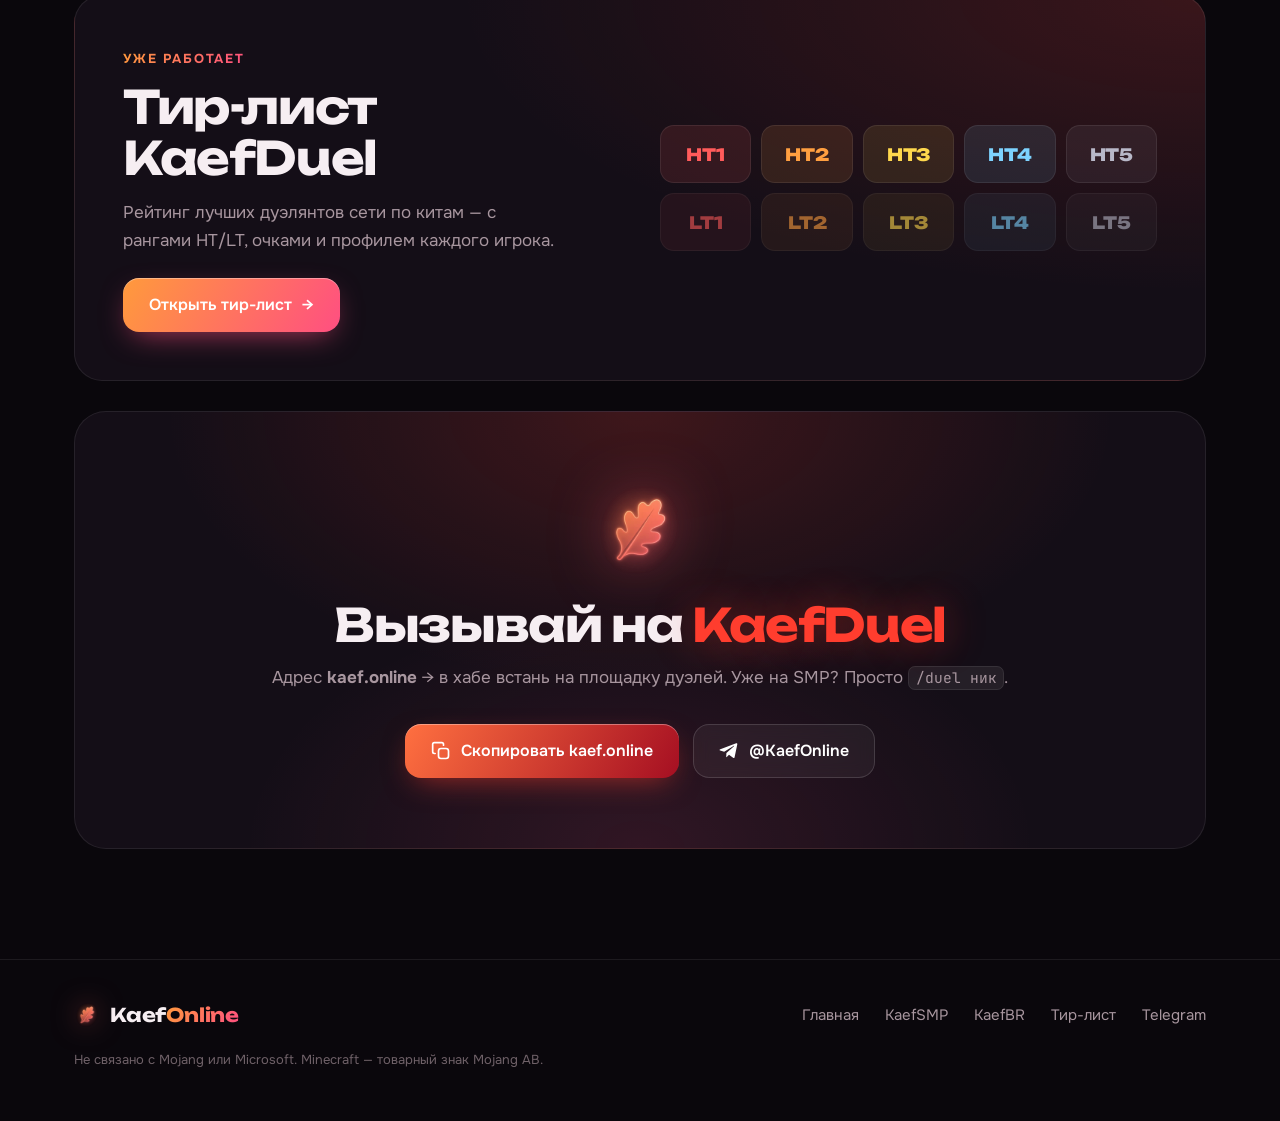
<file: duel.html>
<!doctype html>
<html lang="ru">
<head>
<meta charset="utf-8">
<meta name="viewport" content="width=device-width, initial-scale=1, viewport-fit=cover">
<title>KaefDuel — дуэли и рейтинг · KaefOnline</title>
<meta name="description" content="KaefDuel — дуэли на KaefOnline: 11 китов, рейтинг ELO по каждому, ковбойские звания от Бродяги до Пистолеро, практика, боевой путь и арена FFA.">
<meta name="theme-color" content="#0a070c">
<meta property="og:title" content="KaefDuel — дуэли и рейтинг">
<meta property="og:description" content="11 китов, ELO по каждому и звания от Бродяги до Пистолеро. Заходи на kaef.online.">
<meta property="og:url" content="https://kaef.online/duel.html">
<meta property="og:image" content="https://kaef.online/assets/shot-duel.webp">
<link rel="icon" type="image/png" sizes="64x64" href="assets/favicon.png">
<link rel="apple-touch-icon" href="assets/apple-touch-icon.png">
<link rel="preconnect" href="https://fonts.googleapis.com">
<link rel="preconnect" href="https://fonts.gstatic.com" crossorigin>
<link href="https://fonts.googleapis.com/css2?family=Onest:wght@400;500;600;700&family=Unbounded:wght@500;700;800&family=JetBrains+Mono:wght@500;700&display=swap" rel="stylesheet">
<link rel="stylesheet" href="assets/site.css?v=8">
<link rel="stylesheet" href="assets/mode.css?v=7">
</head>
<body class="duel-page">

<svg width="0" height="0" style="position:absolute" aria-hidden="true">
  <defs>
    <symbol id="i-tg" viewBox="0 0 24 24"><path fill="currentColor" d="M21.9 4.3 18.7 19.4c-.2 1-.9 1.3-1.8.8l-4.9-3.6-2.4 2.3c-.3.3-.5.5-1 .5l.3-5 9.1-8.2c.4-.4-.1-.6-.6-.2L6.2 13 1.4 11.5c-1-.3-1-1 .2-1.5L20.6 2.7c.9-.3 1.6.2 1.3 1.6Z"/></symbol>
    <symbol id="i-copy" viewBox="0 0 24 24"><g fill="none" stroke="currentColor" stroke-width="2" stroke-linecap="round" stroke-linejoin="round"><rect x="9" y="9" width="12" height="12" rx="3"/><path d="M5 15H4a2 2 0 0 1-2-2V4a2 2 0 0 1 2-2h9a2 2 0 0 1 2 2v1"/></g></symbol>
    <symbol id="i-check" viewBox="0 0 24 24"><path fill="none" stroke="currentColor" stroke-width="2.4" stroke-linecap="round" stroke-linejoin="round" d="M20 6 9 17l-5-5"/></symbol>
    <symbol id="i-back" viewBox="0 0 24 24"><path fill="none" stroke="currentColor" stroke-width="2" stroke-linecap="round" stroke-linejoin="round" d="M19 12H5M11 6l-6 6 6 6"/></symbol>
  </defs>
</svg>

<header class="top">
  <div class="wrap">
    <a class="brand" href="./"><img src="assets/leaf-256.webp" alt="" width="34" height="34"><span class="bw">Kaef<span>Online</span></span></a>
    <nav class="nav">
      <a href="./#modes">Режимы</a>
      <a href="#kits">Киты</a>
      <a href="#ranks">Звания</a>
      <a href="https://tiers.kaef.online">Тир-лист</a>
      <a class="btn small" href="https://t.me/KaefOnline"><svg><use href="#i-tg"/></svg>Telegram</a>
    </nav>
  </div>
</header>

<main>
  <section class="mp-hero">
    <div class="mp-hero-bg" aria-hidden="true"><img src="assets/shot-duel.webp" alt=""></div>
    <div class="wrap">
      <a class="back rv" href="./"><svg><use href="#i-back"/></svg>Все режимы</a>
      <h1 class="rv d1"><span class="mp-word">KaefDuel</span><br>Дуэли на&nbsp;Диком Западе</h1>
      <p class="lead rv d2">Один на один, на любом из 11 китов. У каждого кита свой рейтинг ELO, а по среднему — звание: от Бродяги до легендарного Пистолеро. Спавн — ковбойский городок, бой — на отдельной арене.</p>
      <div class="mp-badges rv d3">
        <span>11 китов</span><span>ELO по каждому киту</span><span>Практика</span><span>Арена FFA</span>
      </div>
      <div class="ip rv d4">
        <button class="ip-box" type="button" data-copy="kaef.online" aria-label="Скопировать адрес kaef.online">
          <span class="ip-label">Адрес · в хабе встань на площадку KaefDuel</span>
          <span class="ip-value">kaef.online</span>
          <span class="ip-btn"><svg class="ic-copy"><use href="#i-copy"/></svg><svg class="ic-ok"><use href="#i-check"/></svg><span data-copy-text>Скопировать</span></span>
        </button>
      </div>
    </div>
  </section>

  <section class="mp-feats" id="kits">
    <div class="wrap">
      <div class="sec-head rv">
        <span class="kicker">Киты</span>
        <h2>Выбери, чем драться</h2>
        <p>Перед боем выбираешь кит и число раундов. Раскладку каждого кита можно настроить под себя в редакторе.</p>
      </div>
      <div class="kits">
        <span class="rv">UHC</span><span class="rv d1">UHC Legacy</span><span class="rv d2">Sword</span><span class="rv d3">Axe</span>
        <span class="rv">Mace</span><span class="rv d1">NPot</span><span class="rv d2">CrystalPvP</span><span class="rv d3">OP</span>
        <span class="rv">SMP</span><span class="rv d1">Cart-LT</span><span class="rv d2">Cart-HT</span>
      </div>
    </div>
  </section>

  <section class="mp-feats">
    <div class="wrap">
      <div class="sec-head rv">
        <span class="kicker">Что есть на сервере</span>
        <h2>Не просто «зашёл и подрался»</h2>
      </div>
      <div class="bento">
        <article class="b b-wide rv">
          <span class="b-emoji">📈</span>
          <h3>Рейтинг ELO по каждому киту</h3>
          <p>Все стартуют с 1000. Победа над сильным даёт больше, поражение слабому — отнимает больше. Свой рейтинг на мече не испортишь проигрышами на булаве.</p>
          <div class="b-cmds"><code>/stats</code><code>/history</code></div>
        </article>
        <article class="b b-tall rv d1">
          <span class="b-emoji">🎯</span>
          <h3>Боевой путь</h3>
          <p>Ежедневные задания приносят монеты, а за прогресс есть разовые награды.</p>
          <div class="b-cmds"><code>/bp</code><code>/free</code></div>
          <ul class="b-list"><li>Задания обновляются каждый день</li><li>Монеты и звание видно в скорборде</li></ul>
        </article>
        <article class="b rv">
          <span class="b-emoji">🤖</span>
          <h3>Практика</h3>
          <p>Потренируйся на боте, прежде чем лезть в рейтинговый бой. Выйти — <code>/leave</code>.</p>
        </article>
        <article class="b rv d1">
          <span class="b-emoji">🌀</span>
          <h3>Арена FFA</h3>
          <p><code>/ffa</code> — каждый сам за себя, когда не хочется ждать соперника.</p>
        </article>
        <article class="b rv">
          <span class="b-emoji">👀</span>
          <h3>Смотреть бои</h3>
          <p><code>/spec</code> — наблюдай за чужой дуэлью и учись у сильных.</p>
        </article>
        <article class="b rv d1">
          <span class="b-emoji">⚡</span>
          <h3>Без лишнего ожидания</h3>
          <p>Оба готовы — оба жмут Shift, и отсчёт 3-2-1 пропускается. Счёт раундов показывается прямо на экране.</p>
        </article>
        <article class="b rv d2">
          <span class="b-emoji">🏹</span>
          <h3>Тир на спавне</h3>
          <p>Пока ждёшь соперника — постреляй из лука в ковбойском тире.</p>
        </article>
      </div>
    </div>
  </section>

  <section class="mp-trims" id="ranks">
    <div class="wrap">
      <div class="sec-head rv">
        <span class="kicker">Звания</span>
        <h2>От Бродяги до Пистолеро</h2>
        <p>Звание считается по среднему ELO на всех китах — чтобы подняться, придётся уметь драться не одним мечом.</p>
      </div>
      <ol class="ranks">
        <li class="rv"><b>1</b>Бродяга</li><li class="rv d1"><b>2</b>Ковбой</li><li class="rv d2"><b>3</b>Стрелок</li><li class="rv d3"><b>4</b>Дуэлянт</li>
        <li class="rv"><b>5</b>Наёмник</li><li class="rv d1"><b>6</b>Шериф</li><li class="rv d2"><b>7</b>Маршал</li><li class="rv d3 apex"><b>♛</b>Пистолеро</li>
      </ol>
    </div>
  </section>

  <section class="tiers">
    <div class="wrap">
      <div class="tier-card rv">
        <div class="tier-copy">
          <span class="kicker">Уже работает</span>
          <h2>Тир-лист KaefDuel</h2>
          <p>Рейтинг лучших дуэлянтов сети по китам — с рангами HT/LT, очками и профилем каждого игрока.</p>
          <a class="btn tier-btn" href="https://tiers.kaef.online">Открыть тир-лист<span aria-hidden="true">→</span></a>
        </div>
        <div class="tier-ranks" aria-hidden="true">
          <span class="t1">HT1</span><span class="t2">HT2</span><span class="t3">HT3</span><span class="t4">HT4</span><span class="t5">HT5</span><span class="t1 lt">LT1</span><span class="t2 lt">LT2</span><span class="t3 lt">LT3</span><span class="t4 lt">LT4</span><span class="t5 lt">LT5</span>
        </div>
      </div>
    </div>
  </section>

  <section class="cta-final">
    <div class="wrap">
      <div class="cta-card mp-cta rv">
        <img src="assets/leaf-256.webp" alt="" width="96" height="96">
        <h2>Вызывай на <span class="mp-word">KaefDuel</span></h2>
        <p class="cta-sub">Адрес <b>kaef.online</b> → в хабе встань на площадку дуэлей. Уже на SMP? Просто <code>/duel ник</code>.</p>
        <div class="cta-row">
          <button class="btn mp-btn" type="button" data-copy="kaef.online"><svg><use href="#i-copy"/></svg><span data-copy-text>Скопировать kaef.online</span></button>
          <a class="btn ghost" href="https://t.me/KaefOnline"><svg><use href="#i-tg"/></svg>@KaefOnline</a>
        </div>
      </div>
    </div>
  </section>
</main>

<footer class="foot">
  <div class="wrap">
    <a class="brand" href="./"><img src="assets/leaf-256.webp" alt="" width="26" height="26"><span class="bw">Kaef<span>Online</span></span></a>
    <nav><a href="./">Главная</a><a href="smp.html">KaefSMP</a><a href="br.html">KaefBR</a><a href="https://tiers.kaef.online">Тир-лист</a><a href="https://t.me/KaefOnline">Telegram</a></nav>
    <p>Не связано с Mojang или Microsoft. Minecraft — товарный знак Mojang AB.</p>
  </div>
</footer>

<div class="toast" role="status" aria-live="polite" data-toast>Адрес скопирован</div>
<script src="assets/site.js?v=6" defer></script>
</body>
</html>
</file>
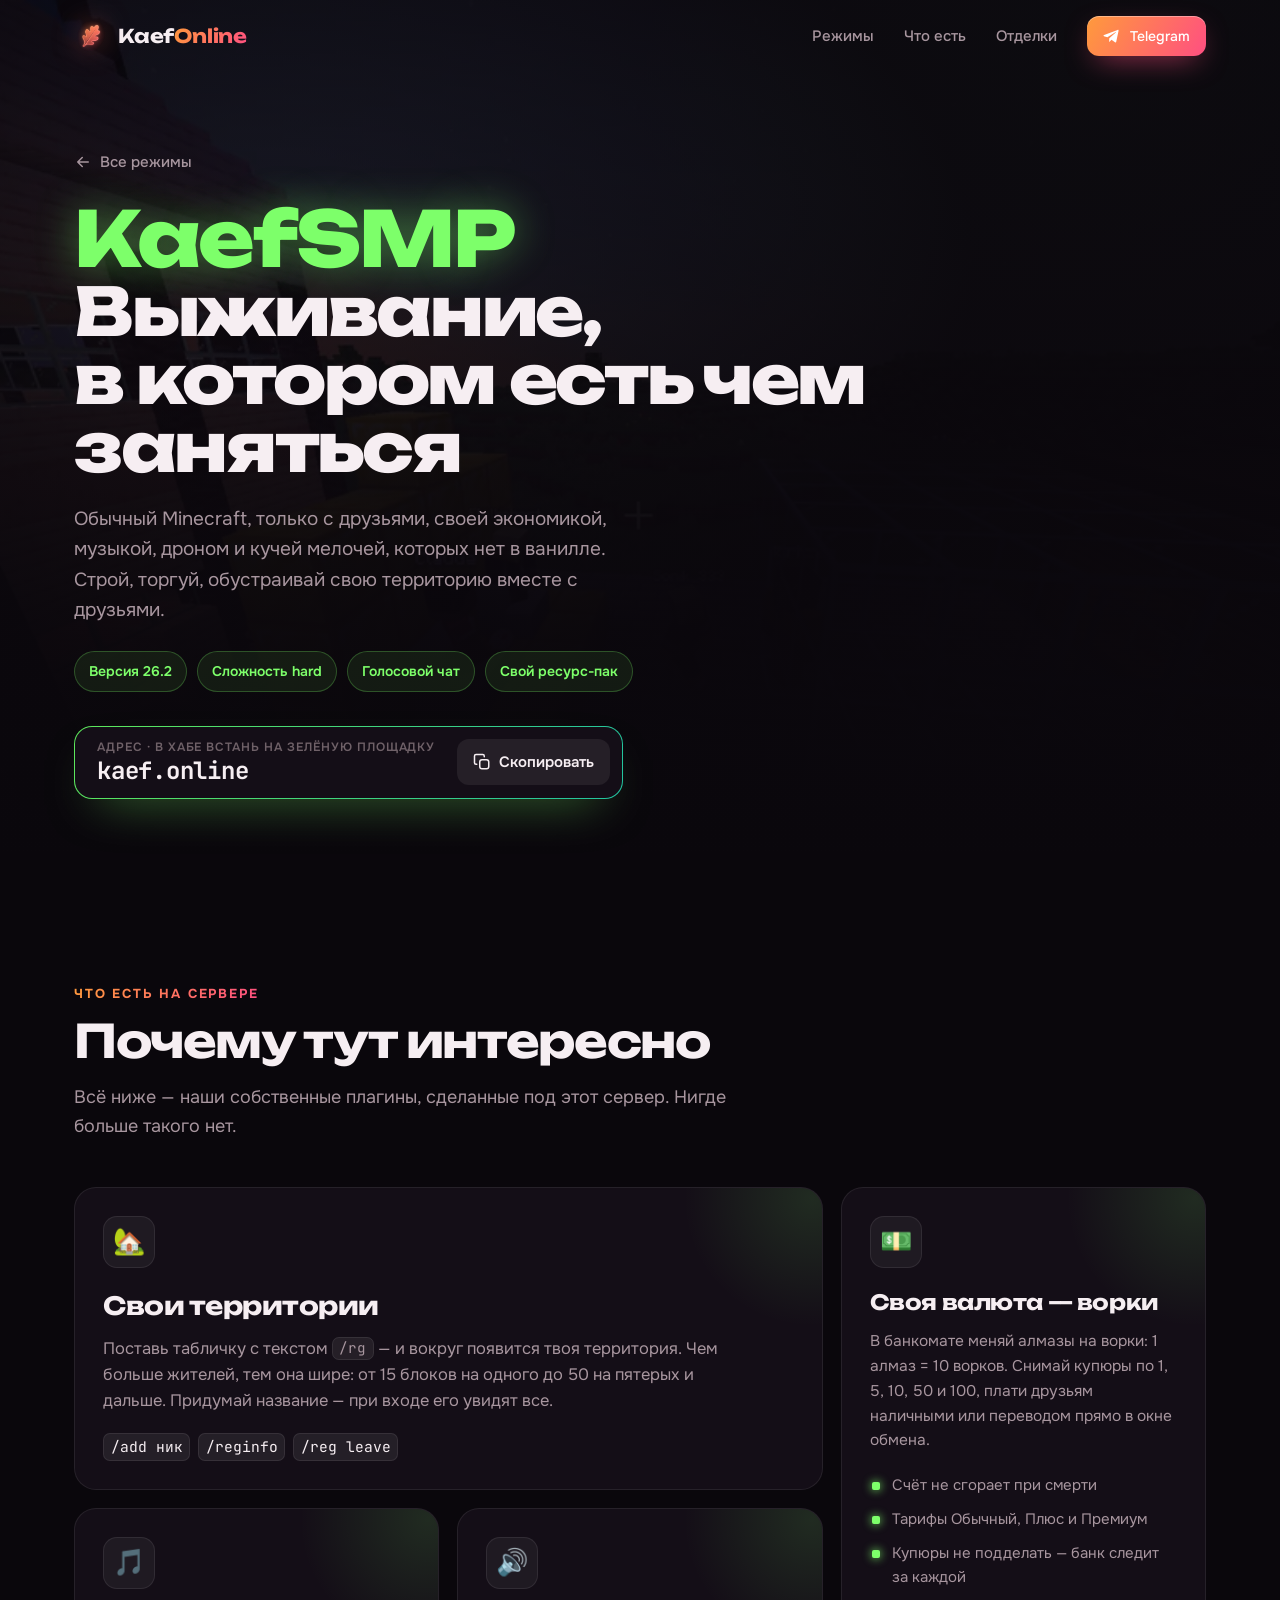
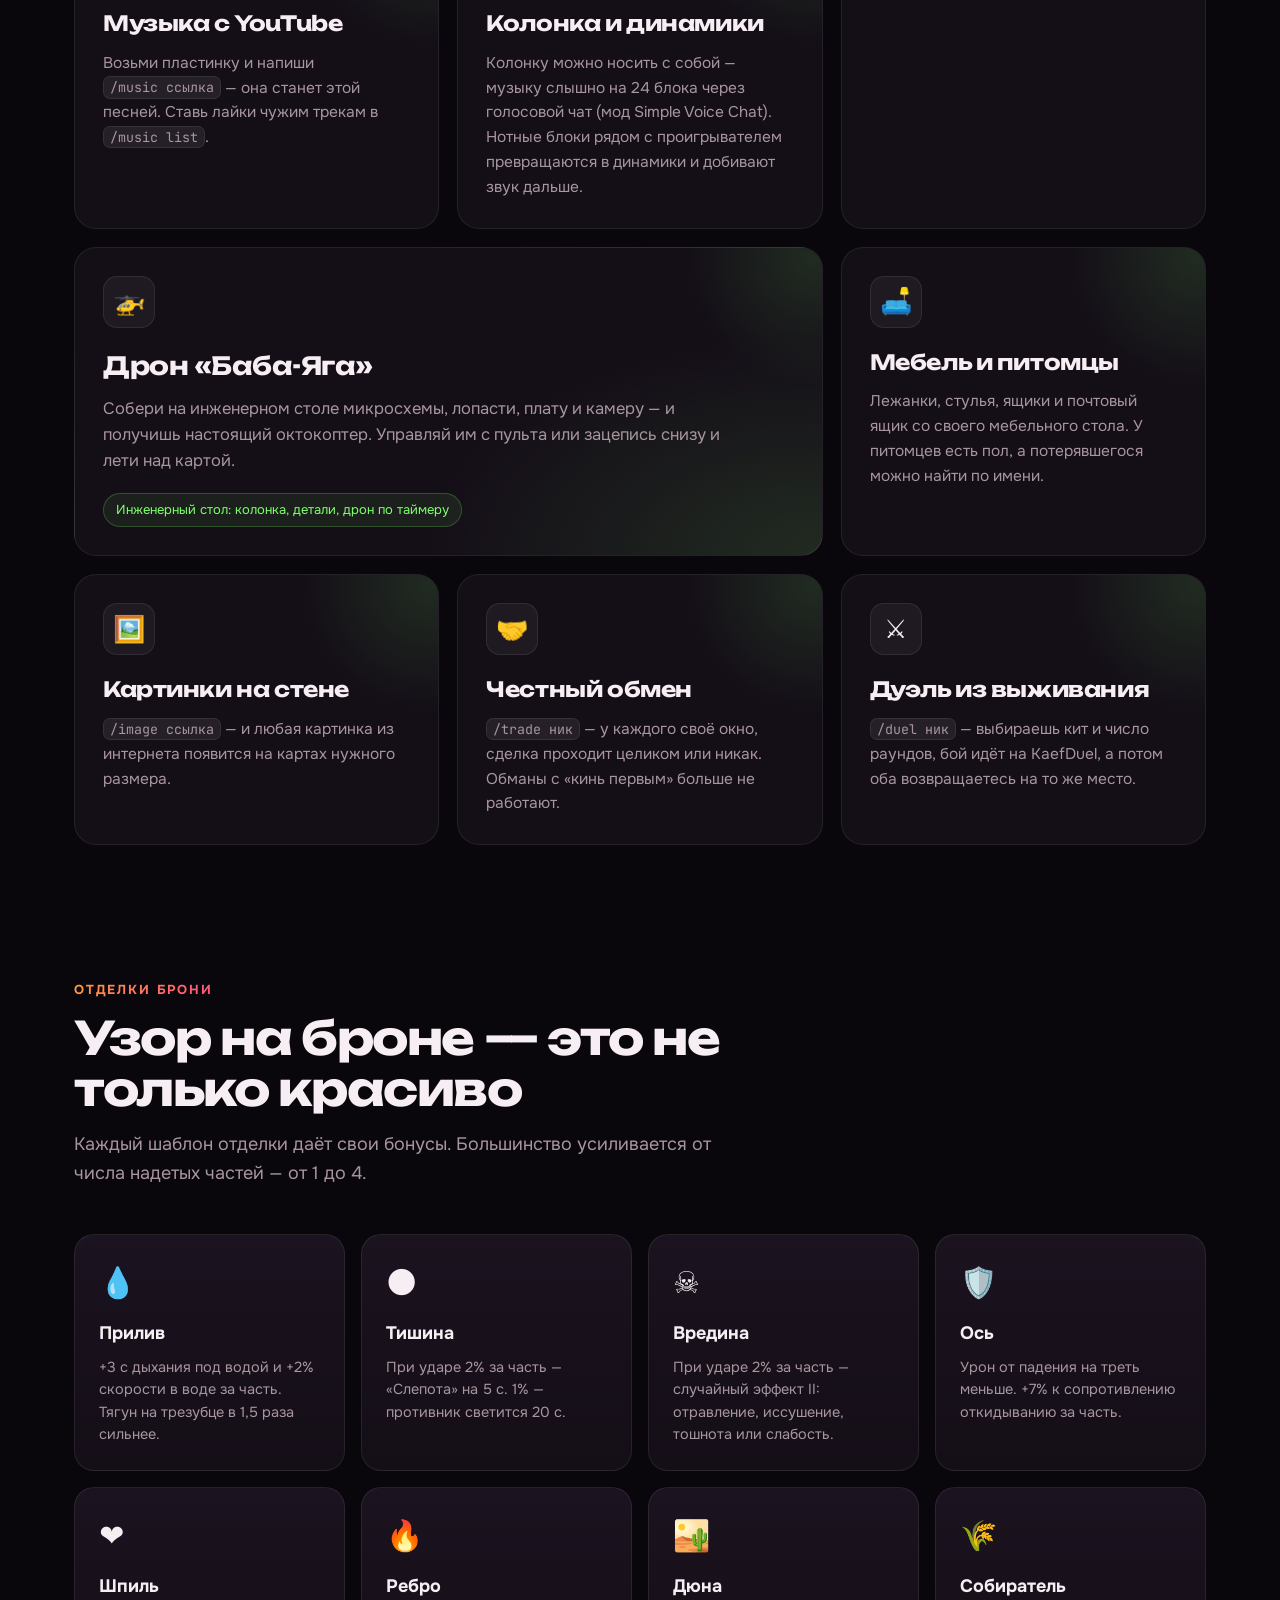
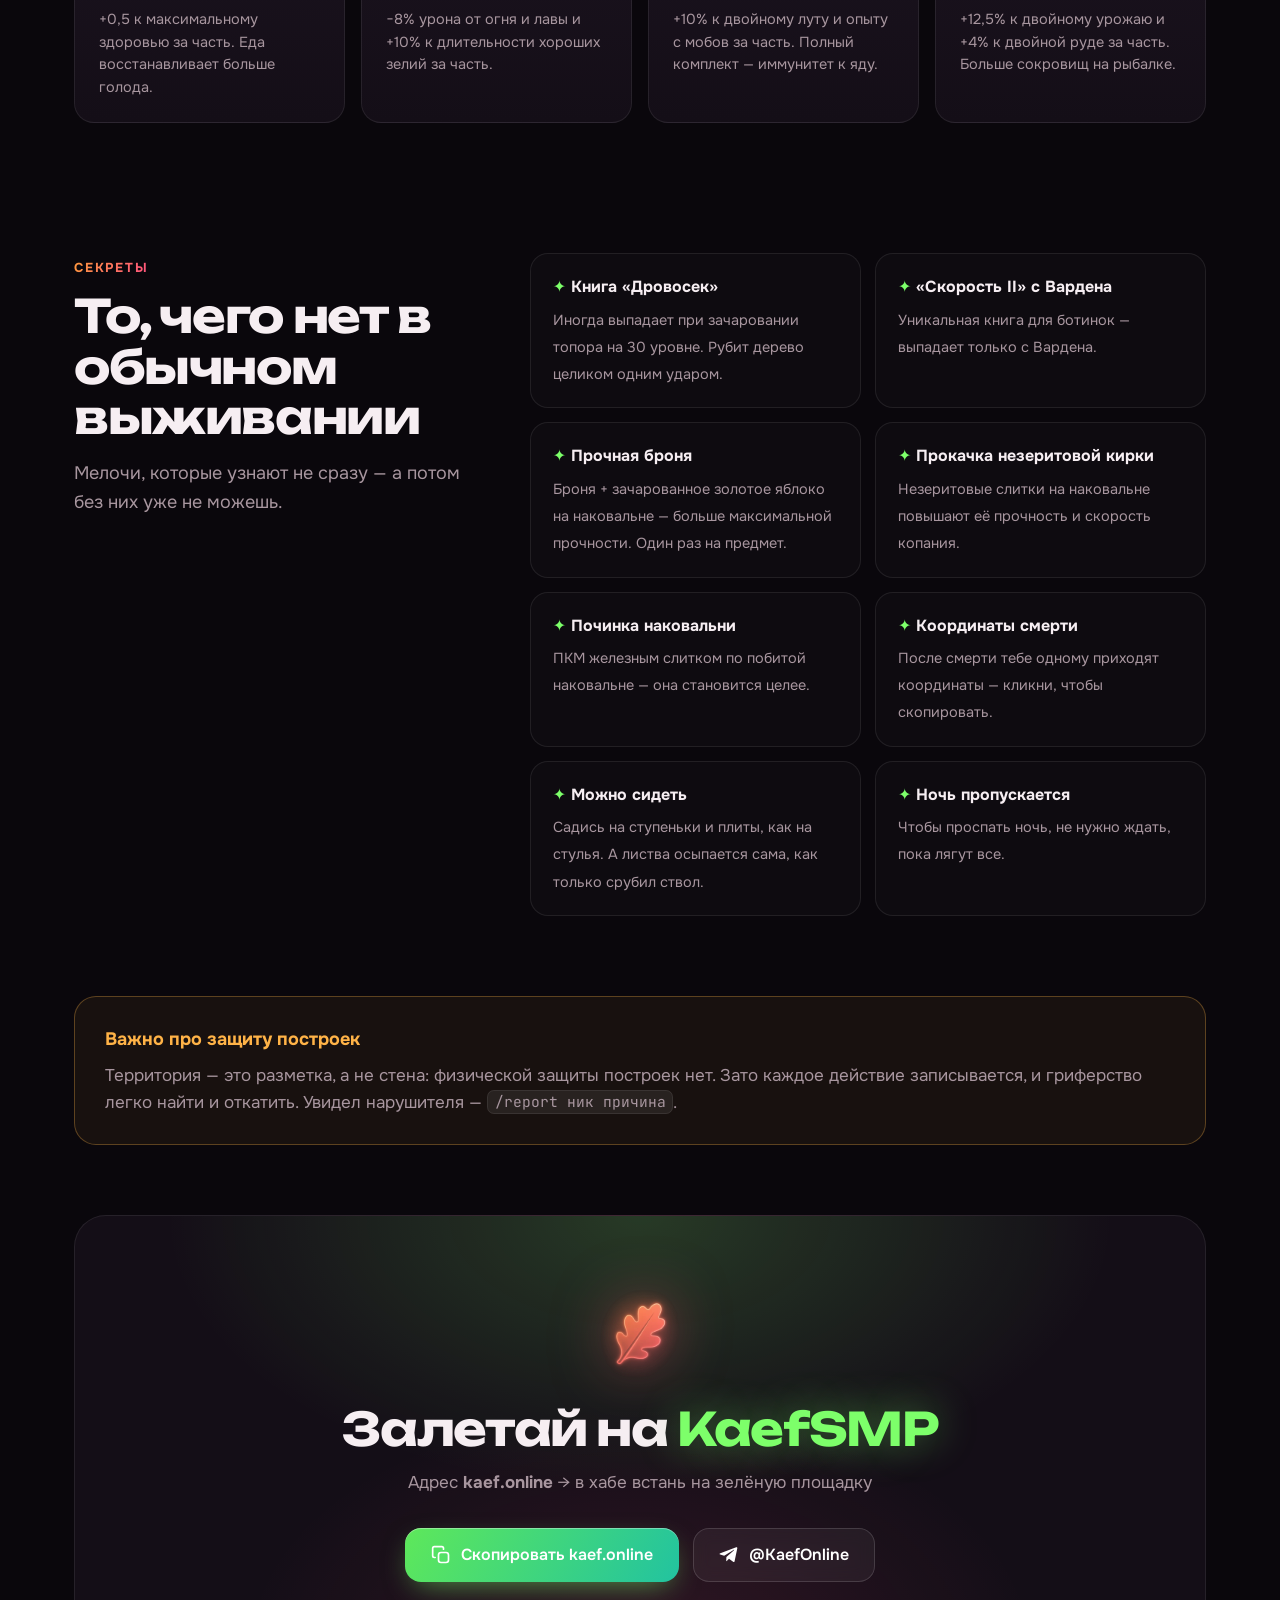
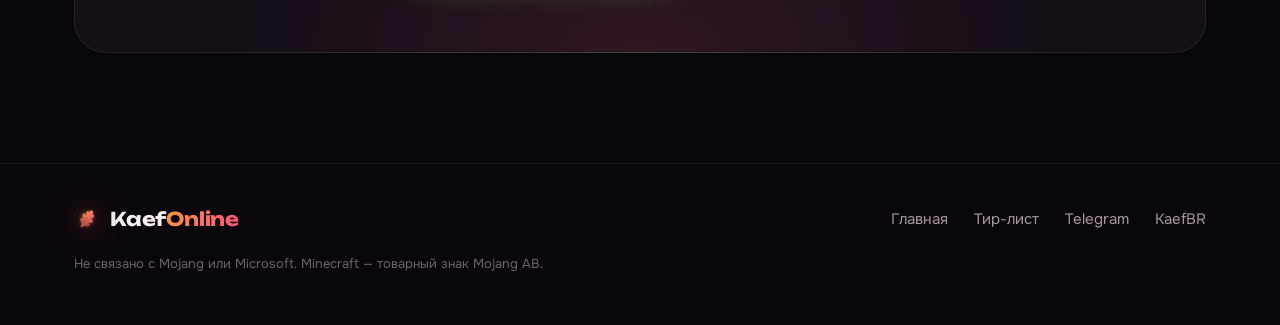
<file: smp.html>
<!doctype html>
<html lang="ru">
<head>
<meta charset="utf-8">
<meta name="viewport" content="width=device-width, initial-scale=1, viewport-fit=cover">
<title>KaefSMP — выживание с друзьями · KaefOnline</title>
<meta name="description" content="KaefSMP — выживание с друзьями на KaefOnline: свои территории, валюта ворки, музыка с YouTube, дрон, мебель и питомцы, бонусы отделок брони. Версия 26.2, сложность hard.">
<meta name="theme-color" content="#0a070c">
<meta property="og:title" content="KaefSMP — выживание с друзьями">
<meta property="og:description" content="Территории, своя валюта, музыка с YouTube, дрон и голосовой чат. Заходи на kaef.online.">
<meta property="og:url" content="https://kaef.online/smp.html">
<meta property="og:image" content="https://kaef.online/assets/shot-smp.webp">
<link rel="icon" type="image/png" sizes="64x64" href="assets/favicon.png">
<link rel="apple-touch-icon" href="assets/apple-touch-icon.png">
<link rel="preconnect" href="https://fonts.googleapis.com">
<link rel="preconnect" href="https://fonts.gstatic.com" crossorigin>
<link href="https://fonts.googleapis.com/css2?family=Onest:wght@400;500;600;700&family=Unbounded:wght@500;700;800&family=JetBrains+Mono:wght@500;700&display=swap" rel="stylesheet">
<link rel="stylesheet" href="assets/site.css?v=8">
<link rel="stylesheet" href="assets/mode.css?v=7">
</head>
<body class="smp-page">

<svg width="0" height="0" style="position:absolute" aria-hidden="true">
  <defs>
    <symbol id="i-tg" viewBox="0 0 24 24"><path fill="currentColor" d="M21.9 4.3 18.7 19.4c-.2 1-.9 1.3-1.8.8l-4.9-3.6-2.4 2.3c-.3.3-.5.5-1 .5l.3-5 9.1-8.2c.4-.4-.1-.6-.6-.2L6.2 13 1.4 11.5c-1-.3-1-1 .2-1.5L20.6 2.7c.9-.3 1.6.2 1.3 1.6Z"/></symbol>
    <symbol id="i-copy" viewBox="0 0 24 24"><g fill="none" stroke="currentColor" stroke-width="2" stroke-linecap="round" stroke-linejoin="round"><rect x="9" y="9" width="12" height="12" rx="3"/><path d="M5 15H4a2 2 0 0 1-2-2V4a2 2 0 0 1 2-2h9a2 2 0 0 1 2 2v1"/></g></symbol>
    <symbol id="i-check" viewBox="0 0 24 24"><path fill="none" stroke="currentColor" stroke-width="2.4" stroke-linecap="round" stroke-linejoin="round" d="M20 6 9 17l-5-5"/></symbol>
    <symbol id="i-back" viewBox="0 0 24 24"><path fill="none" stroke="currentColor" stroke-width="2" stroke-linecap="round" stroke-linejoin="round" d="M19 12H5M11 6l-6 6 6 6"/></symbol>
  </defs>
</svg>

<header class="top">
  <div class="wrap">
    <a class="brand" href="./"><img src="assets/leaf-256.webp" alt="" width="34" height="34"><span class="bw">Kaef<span>Online</span></span></a>
    <nav class="nav">
      <a href="./#modes">Режимы</a>
      <a href="#features">Что есть</a>
      <a href="#trims">Отделки</a>
      <a class="btn small" href="https://t.me/KaefOnline"><svg><use href="#i-tg"/></svg>Telegram</a>
    </nav>
  </div>
</header>

<main>
  <section class="mp-hero">
    <div class="mp-hero-bg" aria-hidden="true"><img src="assets/shot-smp.webp" alt=""></div>
    <div class="wrap">
      <a class="back rv" href="./"><svg><use href="#i-back"/></svg>Все режимы</a>
      <h1 class="rv d1"><span class="mp-word">KaefSMP</span><br>Выживание, в&nbsp;котором есть чем заняться</h1>
      <p class="lead rv d2">Обычный Minecraft, только с друзьями, своей экономикой, музыкой, дроном и кучей мелочей, которых нет в ванилле. Строй, торгуй, обустраивай свою территорию вместе с друзьями.</p>
      <div class="mp-badges rv d3">
        <span>Версия 26.2</span><span>Сложность hard</span><span>Голосовой чат</span><span>Свой ресурс-пак</span>
      </div>
      <div class="ip rv d4">
        <button class="ip-box" type="button" data-copy="kaef.online" aria-label="Скопировать адрес kaef.online">
          <span class="ip-label">Адрес · в хабе встань на зелёную площадку</span>
          <span class="ip-value">kaef.online</span>
          <span class="ip-btn"><svg class="ic-copy"><use href="#i-copy"/></svg><svg class="ic-ok"><use href="#i-check"/></svg><span data-copy-text>Скопировать</span></span>
        </button>
      </div>
    </div>
  </section>

  <section class="mp-feats" id="features">
    <div class="wrap">
      <div class="sec-head rv">
        <span class="kicker">Что есть на сервере</span>
        <h2>Почему тут интересно</h2>
        <p>Всё ниже — наши собственные плагины, сделанные под этот сервер. Нигде больше такого нет.</p>
      </div>

      <div class="bento">
        <article class="b b-wide rv">
          <span class="b-emoji">🏡</span>
          <h3>Свои территории</h3>
          <p>Поставь табличку с текстом <code>/rg</code> — и вокруг появится твоя территория. Чем больше жителей, тем она шире: от 15 блоков на одного до 50 на пятерых и дальше. Придумай название — при входе его увидят все.</p>
          <div class="b-cmds"><code>/add ник</code><code>/reginfo</code><code>/reg leave</code></div>
        </article>

        <article class="b b-tall rv d1">
          <span class="b-emoji">💵</span>
          <h3>Своя валюта — ворки</h3>
          <p>В банкомате меняй алмазы на ворки: 1 алмаз = 10 ворков. Снимай купюры по 1, 5, 10, 50 и 100, плати друзьям наличными или переводом прямо в окне обмена.</p>
          <ul class="b-list"><li>Счёт не сгорает при смерти</li><li>Тарифы Обычный, Плюс и Премиум</li><li>Купюры не подделать — банк следит за каждой</li></ul>
        </article>

        <article class="b rv">
          <span class="b-emoji">🎵</span>
          <h3>Музыка с YouTube</h3>
          <p>Возьми пластинку и напиши <code>/music ссылка</code> — она станет этой песней. Ставь лайки чужим трекам в <code>/music list</code>.</p>
        </article>

        <article class="b rv d1">
          <span class="b-emoji">🔊</span>
          <h3>Колонка и динамики</h3>
          <p>Колонку можно носить с собой — музыку слышно на 24 блока через голосовой чат (мод Simple Voice Chat). Нотные блоки рядом с проигрывателем превращаются в динамики и добивают звук дальше.</p>
        </article>

        <article class="b b-wide b-drone rv">
          <span class="b-emoji">🚁</span>
          <h3>Дрон «Баба-Яга»</h3>
          <p>Собери на инженерном столе микросхемы, лопасти, плату и камеру — и получишь настоящий октокоптер. Управляй им с пульта или зацепись снизу и лети над картой.</p>
          <div class="b-cmds"><span class="tag">Инженерный стол: колонка, детали, дрон по таймеру</span></div>
        </article>

        <article class="b rv d1">
          <span class="b-emoji">🛋️</span>
          <h3>Мебель и питомцы</h3>
          <p>Лежанки, стулья, ящики и почтовый ящик со своего мебельного стола. У питомцев есть пол, а потерявшегося можно найти по имени.</p>
        </article>

        <article class="b rv">
          <span class="b-emoji">🖼️</span>
          <h3>Картинки на стене</h3>
          <p><code>/image ссылка</code> — и любая картинка из интернета появится на картах нужного размера.</p>
        </article>

        <article class="b rv d1">
          <span class="b-emoji">🤝</span>
          <h3>Честный обмен</h3>
          <p><code>/trade ник</code> — у каждого своё окно, сделка проходит целиком или никак. Обманы с «кинь первым» больше не работают.</p>
        </article>

        <article class="b rv d2">
          <span class="b-emoji">⚔️</span>
          <h3>Дуэль из выживания</h3>
          <p><code>/duel ник</code> — выбираешь кит и число раундов, бой идёт на KaefDuel, а потом оба возвращаетесь на то же место.</p>
        </article>

      </div>
    </div>
  </section>

  <section class="mp-trims" id="trims">
    <div class="wrap">
      <div class="sec-head rv">
        <span class="kicker">Отделки брони</span>
        <h2>Узор на броне — это не только красиво</h2>
        <p>Каждый шаблон отделки даёт свои бонусы. Большинство усиливается от числа надетых частей — от 1 до 4.</p>
      </div>
      <div class="trim-grid">
        <div class="trim rv"><span>💧</span><h3>Прилив</h3><p>+3 с дыхания под водой и +2% скорости в воде за часть. Тягун на трезубце в 1,5 раза сильнее.</p></div>
        <div class="trim rv d1"><span>🌑</span><h3>Тишина</h3><p>При ударе 2% за часть — «Слепота» на 5 с. 1% — противник светится 20 с.</p></div>
        <div class="trim rv d2"><span>☠️</span><h3>Вредина</h3><p>При ударе 2% за часть — случайный эффект II: отравление, иссушение, тошнота или слабость.</p></div>
        <div class="trim rv d3"><span>🛡️</span><h3>Ось</h3><p>Урон от падения на треть меньше. +7% к сопротивлению откидыванию за часть.</p></div>
        <div class="trim rv"><span>❤️</span><h3>Шпиль</h3><p>+0,5 к максимальному здоровью за часть. Еда восстанавливает больше голода.</p></div>
        <div class="trim rv d1"><span>🔥</span><h3>Ребро</h3><p>−8% урона от огня и лавы и +10% к длительности хороших зелий за часть.</p></div>
        <div class="trim rv d2"><span>🏜️</span><h3>Дюна</h3><p>+10% к двойному луту и опыту с мобов за часть. Полный комплект — иммунитет к яду.</p></div>
        <div class="trim rv d3"><span>🌾</span><h3>Собиратель</h3><p>+12,5% к двойному урожаю и +4% к двойной руде за часть. Больше сокровищ на рыбалке.</p></div>
      </div>
    </div>
  </section>

  <section class="mp-secrets">
    <div class="wrap secrets-grid">
      <div class="sec-head rv">
        <span class="kicker">Секреты</span>
        <h2>То, чего нет в обычном выживании</h2>
        <p>Мелочи, которые узнают не сразу — а потом без них уже не можешь.</p>
      </div>
      <ul class="secrets">
        <li class="rv"><b>Книга «Дровосек»</b><span>Иногда выпадает при зачаровании топора на 30 уровне. Рубит дерево целиком одним ударом.</span></li>
        <li class="rv d1"><b>«Скорость II» с Вардена</b><span>Уникальная книга для ботинок — выпадает только с Вардена.</span></li>
        <li class="rv d2"><b>Прочная броня</b><span>Броня + зачарованное золотое яблоко на наковальне — больше максимальной прочности. Один раз на предмет.</span></li>
        <li class="rv"><b>Прокачка незеритовой кирки</b><span>Незеритовые слитки на наковальне повышают её прочность и скорость копания.</span></li>
        <li class="rv d1"><b>Починка наковальни</b><span>ПКМ железным слитком по побитой наковальне — она становится целее.</span></li>
        <li class="rv d2"><b>Координаты смерти</b><span>После смерти тебе одному приходят координаты — кликни, чтобы скопировать.</span></li>
        <li class="rv"><b>Можно сидеть</b><span>Садись на ступеньки и плиты, как на стулья. А листва осыпается сама, как только срубил ствол.</span></li>
        <li class="rv d1"><b>Ночь пропускается</b><span>Чтобы проспать ночь, не нужно ждать, пока лягут все.</span></li>
      </ul>
    </div>
  </section>

  <section class="mp-rules">
    <div class="wrap">
      <div class="note rv">
        <h3>Важно про защиту построек</h3>
        <p>Территория — это разметка, а не стена: физической защиты построек нет. Зато каждое действие записывается, и гриферство легко найти и откатить. Увидел нарушителя — <code>/report ник причина</code>.</p>
      </div>
    </div>
  </section>

  <section class="cta-final">
    <div class="wrap">
      <div class="cta-card mp-cta rv">
        <img src="assets/leaf-256.webp" alt="" width="96" height="96">
        <h2>Залетай на <span class="mp-word">KaefSMP</span></h2>
        <p class="cta-sub">Адрес <b>kaef.online</b> → в хабе встань на зелёную площадку</p>
        <div class="cta-row">
          <button class="btn mp-btn" type="button" data-copy="kaef.online"><svg><use href="#i-copy"/></svg><span data-copy-text>Скопировать kaef.online</span></button>
          <a class="btn ghost" href="https://t.me/KaefOnline"><svg><use href="#i-tg"/></svg>@KaefOnline</a>
        </div>
      </div>
    </div>
  </section>
</main>

<footer class="foot">
  <div class="wrap">
    <a class="brand" href="./"><img src="assets/leaf-256.webp" alt="" width="26" height="26"><span class="bw">Kaef<span>Online</span></span></a>
    <nav>
      <a href="./">Главная</a>
      <a href="https://tiers.kaef.online">Тир-лист</a>
      <a href="https://t.me/KaefOnline">Telegram</a>
      <a href="https://t.me/brvorhp">KaefBR</a>
    </nav>
    <p>Не связано с Mojang или Microsoft. Minecraft — товарный знак Mojang AB.</p>
  </div>
</footer>

<div class="toast" role="status" aria-live="polite" data-toast>Адрес скопирован</div>
<script src="assets/site.js?v=6" defer></script>
</body>
</html>
</file>
<file: assets/site.css>
:root{
  --bg:#0a070c; --bg2:#120c14; --panel:#140e17; --panel2:#1b131f;
  --line:rgba(255,255,255,.08); --line2:rgba(255,255,255,.14);
  --text:#f6eef2; --muted:#a8969f; --dim:#6f6168;
  --c1:#ff9a3c; --c2:#ff4f81; --grad:linear-gradient(120deg,var(--c1),var(--c2));
  --smp:#7dff6a; --duel:#ff3d2e; --br:#c77dff;
  --r:22px; --wrap:1180px;
  --display:"Unbounded",system-ui,sans-serif; --body:"Onest",system-ui,sans-serif; --mono:"JetBrains Mono",ui-monospace,monospace;
}
*{box-sizing:border-box;margin:0;padding:0}
html{scroll-behavior:smooth;overflow-x:clip;background:var(--bg)}
body{background:var(--bg);color:var(--text);font-family:var(--body);font-size:17px;line-height:1.6;-webkit-font-smoothing:antialiased;overflow-x:clip}
img{display:block;max-width:100%}
a{color:inherit}
code{font-family:var(--mono);font-size:.86em;background:rgba(255,255,255,.07);border:1px solid var(--line);padding:.1em .45em;border-radius:7px;white-space:nowrap}
.wrap{max-width:var(--wrap);margin:0 auto;padding:0 24px}
.grad{background:var(--grad);-webkit-background-clip:text;background-clip:text;color:transparent}
::selection{background:rgba(255,79,129,.35)}

/* header */
.top{position:fixed;inset:0 0 auto;z-index:50;transition:background .3s,border-color .3s,backdrop-filter .3s;border-bottom:1px solid transparent}
.top.scrolled{background:rgba(10,7,12,.72);backdrop-filter:blur(18px) saturate(1.4);-webkit-backdrop-filter:blur(18px) saturate(1.4);border-color:var(--line)}
.top .wrap{display:flex;align-items:center;justify-content:space-between;height:72px}
.brand{display:flex;align-items:center;gap:10px;font-family:var(--display);font-weight:700;font-size:19px;text-decoration:none;letter-spacing:-.01em}
.brand .bw{display:inline}
.brand .bw span{background:var(--grad);-webkit-background-clip:text;background-clip:text;color:transparent}
.brand img{filter:drop-shadow(0 0 14px rgba(255,110,100,.55))}
.nav{display:flex;align-items:center;gap:30px}
.nav a{text-decoration:none;color:var(--muted);font-weight:500;font-size:15px;transition:color .2s}
.nav a:hover{color:var(--text)}
.nav a.btn{color:#fff}

/* buttons */
.btn{--h:54px;display:inline-flex;align-items:center;justify-content:center;gap:10px;height:var(--h);padding:0 26px;border-radius:16px;border:0;cursor:pointer;
  font:600 16px var(--body);color:#fff;text-decoration:none;background:var(--grad);position:relative;isolation:isolate;
  box-shadow:0 10px 30px -10px rgba(255,79,129,.7),inset 0 1px 0 rgba(255,255,255,.35);transition:transform .2s,box-shadow .2s}
.btn:hover{transform:translateY(-2px);box-shadow:0 16px 40px -12px rgba(255,79,129,.9),inset 0 1px 0 rgba(255,255,255,.35)}
.btn svg{width:20px;height:20px}
.btn.small{--h:40px;padding:0 16px;border-radius:12px;font-size:14px}
.btn.small svg{width:17px;height:17px}
.btn.ghost{background:rgba(255,255,255,.05);box-shadow:inset 0 0 0 1px var(--line2);backdrop-filter:blur(8px)}
.btn.ghost:hover{background:rgba(255,255,255,.09);box-shadow:inset 0 0 0 1px rgba(255,255,255,.25)}

/* hero */
.hero{position:relative;isolation:isolate;padding:150px 0 70px;overflow:hidden}
.hero-bg{position:absolute;inset:0;z-index:-1;pointer-events:none}
.aurora{position:absolute;width:1100px;height:1100px;left:50%;top:-420px;transform:translateX(-10%);border-radius:50%;
  background:conic-gradient(from 0deg,rgba(255,154,60,.0),rgba(255,154,60,.32),rgba(255,79,129,.38),rgba(199,125,255,.22),rgba(255,154,60,.0) 70%);
  filter:blur(80px);opacity:.95;animation:spin 28s linear infinite}
.pixels{position:absolute;inset:0;
  background-image:linear-gradient(rgba(255,255,255,.035) 1px,transparent 1px),linear-gradient(90deg,rgba(255,255,255,.035) 1px,transparent 1px);
  background-size:40px 40px;mask-image:radial-gradient(ellipse 70% 60% at 65% 30%,#000 10%,transparent 70%);-webkit-mask-image:radial-gradient(ellipse 70% 60% at 65% 30%,#000 10%,transparent 70%)}
@keyframes spin{to{transform:translateX(-10%) rotate(360deg)}}

.hero-grid{display:grid;grid-template-columns:minmax(0,1.05fr) minmax(0,.95fr);gap:40px;align-items:center}
.eyebrow{display:inline-flex;align-items:center;gap:10px;padding:8px 16px 8px 12px;border-radius:99px;background:rgba(255,255,255,.05);border:1px solid var(--line);font-size:14px;color:var(--muted);font-weight:500}
.dot{width:9px;height:9px;border-radius:50%;background:var(--dim);flex:none;transition:background .3s}
.dot.on{background:var(--smp);box-shadow:0 0 0 0 rgba(125,255,106,.6);animation:pulse 2s infinite}
.dot.off{background:#ff6b6b}
@keyframes pulse{70%{box-shadow:0 0 0 9px rgba(125,255,106,0)}100%{box-shadow:0 0 0 0 rgba(125,255,106,0)}}
h1{font-family:var(--display);font-weight:800;font-size:clamp(42px,6.2vw,84px);line-height:1.02;letter-spacing:-.035em;margin:22px 0 22px}
.lead{font-size:clamp(17px,1.5vw,19px);color:var(--muted);max-width:540px}

.ip{display:flex;flex-wrap:wrap;gap:14px;margin-top:34px;align-items:stretch}
.ip-box{display:grid;grid-template-columns:auto auto;grid-template-rows:auto auto;column-gap:22px;align-items:center;text-align:left;cursor:pointer;
  padding:12px 12px 12px 22px;border-radius:18px;background:linear-gradient(var(--panel),var(--panel)) padding-box,var(--grad) border-box;border:1.5px solid transparent;
  color:var(--text);font-family:var(--body);box-shadow:0 20px 50px -25px rgba(255,79,129,.8);transition:transform .2s}
.ip-box:hover{transform:translateY(-2px)}
.ip-label{grid-column:1;font-size:12px;letter-spacing:.08em;text-transform:uppercase;color:var(--dim);font-weight:600}
.ip-value{grid-column:1;font-family:var(--mono);font-weight:700;font-size:24px;letter-spacing:-.01em}
.ip-btn{grid-column:2;grid-row:1/3;display:inline-flex;align-items:center;gap:8px;height:46px;padding:0 16px;border-radius:12px;background:rgba(255,255,255,.07);font-weight:600;font-size:15px;transition:background .2s}
.ip-box:hover .ip-btn{background:rgba(255,255,255,.12)}
.ip-btn svg{width:18px;height:18px}
.ic-ok{display:none;color:var(--smp)}
.copied .ic-ok{display:block}.copied .ic-copy{display:none}
.ip .btn.ghost{height:auto;min-height:54px}
.hero-note{margin-top:18px;font-size:14px;color:var(--dim)}
.hero-note b{color:var(--muted);font-weight:600}

/* hero visual */
.hero-visual{position:relative;min-height:520px;display:grid;place-items:center}
.leaf-stage{position:relative;width:min(480px,100%);aspect-ratio:1}
.leaf{position:absolute;inset:6%;width:88%;height:88%;object-fit:contain;filter:drop-shadow(0 30px 60px rgba(255,79,129,.35));animation:float 7s ease-in-out infinite}
@keyframes float{50%{transform:translateY(-14px) rotate(-3deg)}}
.ring{position:absolute;inset:0;border-radius:50%;border:1px solid rgba(255,255,255,.07)}
.r2{inset:12%;border-color:rgba(255,154,60,.14)}
.r3{inset:26%;border-style:dashed;border-color:rgba(255,79,129,.16);animation:spin2 40s linear infinite}
@keyframes spin2{to{transform:rotate(360deg)}}
.orb{position:absolute;width:14px;height:14px;border-radius:50%;top:50%;left:50%;margin:-7px;offset-rotate:0deg}
.o-smp{background:var(--smp);box-shadow:0 0 18px var(--smp);animation:orbit 14s linear infinite}
.o-duel{background:var(--duel);box-shadow:0 0 18px var(--duel);animation:orbit 14s linear infinite -4.67s}
.o-br{background:var(--br);box-shadow:0 0 18px var(--br);animation:orbit 14s linear infinite -9.33s}
@keyframes orbit{from{transform:rotate(0) translateX(min(240px,47vw)) rotate(0)}to{transform:rotate(360deg) translateX(min(240px,47vw)) rotate(-360deg)}}

.mc-entry{position:absolute;left:50%;bottom:8px;transform:translateX(-50%);width:min(470px,100%);display:flex;gap:12px;padding:10px 12px;
  background:rgba(14,10,16,.82);border:1px solid var(--line2);border-radius:14px;backdrop-filter:blur(14px);-webkit-backdrop-filter:blur(14px);
  box-shadow:0 30px 60px -20px rgba(0,0,0,.8);transition:transform .25s ease-out;will-change:transform}
.mc-icon{width:56px;height:56px;border-radius:6px;image-rendering:auto;background:#000;flex:none}
.mc-text{min-width:0;flex:1;font-family:var(--mono);font-size:13px;line-height:1.45}
.mc-row{display:flex;justify-content:space-between;gap:10px;align-items:center}
.mc-name{color:#fff;font-weight:700}
.mc-players{display:flex;align-items:center;gap:8px;color:#aaa;font-size:12px;white-space:nowrap}
.bars{display:inline-flex;align-items:flex-end;gap:1.5px;height:12px}
.bars b{width:3px;background:#3a3a3a}
.bars b:nth-child(1){height:3px}.bars b:nth-child(2){height:5px}.bars b:nth-child(3){height:7px}.bars b:nth-child(4){height:9px}.bars b:nth-child(5){height:12px}
.bars.on b{background:#5cff5c}
.bars.off b{background:#3a3a3a}.bars.off b:last-child{background:#ff5555}
.mc-motd{white-space:nowrap;overflow:hidden;text-overflow:ellipsis}
.m-grad{background:var(--grad);-webkit-background-clip:text;background-clip:text;color:transparent;font-weight:700}
.m-dim{color:#555}.m-gray{color:#aaa}.m-smp{color:var(--smp)}.m-duel{color:var(--duel)}.m-br{color:var(--br)}

.facts{list-style:none;display:grid;grid-template-columns:repeat(4,minmax(0,1fr));margin-top:56px;border:1px solid var(--line);border-radius:var(--r);background:rgba(255,255,255,.025);overflow:hidden}
.facts li{padding:24px 26px;border-left:1px solid var(--line)}
.facts li:first-child{border-left:0}
.facts b{display:block;font-family:var(--display);font-size:30px;font-weight:700;letter-spacing:-.02em}
.facts li:first-child b{background:var(--grad);-webkit-background-clip:text;background-clip:text;color:transparent}
.facts span{color:var(--dim);font-size:14px}

/* sections */
section{position:relative}
.sec-head{max-width:680px;margin-bottom:46px}
.kicker{display:inline-block;font-size:13px;letter-spacing:.14em;text-transform:uppercase;font-weight:700;background:var(--grad);-webkit-background-clip:text;background-clip:text;color:transparent;margin-bottom:12px}
h2{font-family:var(--display);font-weight:700;font-size:clamp(30px,3.6vw,46px);line-height:1.1;letter-spacing:-.03em}
.sec-head p{color:var(--muted);margin-top:16px;font-size:18px}
.modes,.join,.faq{padding:110px 0}

/* modes */
.mode-grid{display:grid;grid-template-columns:repeat(3,minmax(0,1fr));gap:22px}
.mode{--c:var(--smp);position:relative;isolation:isolate;border-radius:var(--r);border:1px solid transparent;overflow:hidden;transform:translateZ(0);
  background:linear-gradient(var(--panel),var(--panel)) padding-box,linear-gradient(160deg,color-mix(in srgb,var(--c) 55%,transparent),var(--line) 45%) border-box;transition:transform .35s,box-shadow .35s}
.m-duel-card{--c:var(--duel)}.m-br-card{--c:var(--br)}
.mode:hover{transform:translateY(-6px);box-shadow:0 30px 70px -30px color-mix(in srgb,var(--c) 55%,transparent)}
.mode:hover{background:linear-gradient(var(--panel),var(--panel)) padding-box,linear-gradient(160deg,var(--c),var(--line) 50%) border-box}
.mode-shot{position:relative;aspect-ratio:16/10;overflow:hidden;border-radius:calc(var(--r) - 1px) calc(var(--r) - 1px) 0 0}
.mode-shot img{width:100%;height:100%;object-fit:cover;transform:scale(1.04);transition:transform .8s}
.mode:hover .mode-shot img{transform:scale(1.1)}
.mode-shot::after{content:"";position:absolute;inset:0;background:linear-gradient(180deg,transparent 35%,var(--panel) 98%),linear-gradient(0deg,color-mix(in srgb,var(--c) 14%,transparent),transparent)}
.mode-body{position:relative;padding:4px 26px 28px;margin-top:-34px}
.mode-top{display:flex;justify-content:space-between;align-items:center;gap:12px}
.mode h3{font-family:var(--display);font-size:26px;font-weight:700;letter-spacing:-.02em;color:var(--c);text-shadow:0 0 30px color-mix(in srgb,var(--c) 45%,transparent)}
.chip{font-size:12px;font-weight:600;padding:5px 11px;border-radius:99px;white-space:nowrap}
.chip.on{background:rgba(125,255,106,.1);color:var(--smp);border:1px solid rgba(125,255,106,.25)}
.chip.event{background:rgba(199,125,255,.12);color:var(--br);border:1px solid rgba(199,125,255,.3)}
.mode-tag{color:var(--text);font-weight:600;margin:6px 0 16px}
.mode ul{list-style:none;display:grid;gap:10px}
.mode li{position:relative;padding-left:22px;color:var(--muted);font-size:15.5px;line-height:1.5}
.mode li::before{content:"";position:absolute;left:2px;top:.55em;width:8px;height:8px;border-radius:2px;background:var(--c);box-shadow:0 0 10px var(--c)}
.mode li a{color:var(--c)}
.mode-more{display:inline-flex;align-items:center;gap:6px;margin-top:20px;color:var(--c);font-weight:600;font-size:15px;text-decoration:none;transition:gap .25s}
.mode:has(.mode-more){cursor:pointer}
.mode:has(.mode-more):hover .mode-more{gap:12px}
.mode-more:focus-visible{outline:none}
.mode:has(.mode-more:focus-visible){outline:2px solid var(--c);outline-offset:3px}

/* hub */
.hub{padding:30px 0 20px}
.hub-grid{display:grid;grid-template-columns:minmax(0,1.15fr) minmax(0,.85fr);gap:56px;align-items:center}
.hub-shot{position:relative;border-radius:var(--r);overflow:hidden;border:1px solid var(--line);box-shadow:0 40px 90px -40px rgba(255,79,129,.45)}
.hub-shot img{width:100%;height:auto;aspect-ratio:16/9;object-fit:cover}
.hub-shot::after{content:"";position:absolute;inset:0;background:linear-gradient(90deg,transparent 60%,rgba(10,7,12,.55))}
.hub-copy p{color:var(--muted);margin:18px 0 24px;font-size:18px}
.cmds{display:flex;flex-wrap:wrap;gap:10px}
.cmds code{font-size:14px;padding:8px 12px;border-radius:10px}

/* join */
.steps{list-style:none;display:grid;grid-template-columns:repeat(4,minmax(0,1fr));gap:18px;counter-reset:s}
.steps li{position:relative;padding:28px 24px;border-radius:var(--r);background:linear-gradient(180deg,var(--panel2),var(--panel));border:1px solid var(--line)}
.steps li:not(:last-child)::after{content:"";position:absolute;top:46px;right:-14px;width:10px;height:10px;border-top:2px solid var(--dim);border-right:2px solid var(--dim);transform:rotate(45deg);z-index:2}
.num{font-family:var(--display);font-weight:800;font-size:44px;line-height:1;background:var(--grad);-webkit-background-clip:text;background-clip:text;color:transparent;opacity:.9}
.steps h3{font-size:18px;font-weight:700;margin:16px 0 8px}
.steps p{color:var(--muted);font-size:15px}
.inline-copy{font:700 .92em var(--mono);color:var(--text);background:rgba(255,79,129,.14);border:1px solid rgba(255,79,129,.35);padding:.1em .5em;border-radius:7px;cursor:pointer}
.inline-copy:hover{background:rgba(255,79,129,.24)}

/* features */
.feats{padding:0 0 30px}
.feat-grid{display:grid;grid-template-columns:repeat(4,minmax(0,1fr));gap:18px}
.feat{padding:26px;border-radius:var(--r);border:1px solid var(--line);background:rgba(255,255,255,.02);transition:background .3s,border-color .3s}
.feat:hover{background:rgba(255,255,255,.04);border-color:var(--line2)}
.feat svg{width:30px;height:30px;color:var(--c1);margin-bottom:16px}
.feat:nth-child(2) svg{color:var(--smp)}.feat:nth-child(3) svg{color:var(--duel)}.feat:nth-child(4) svg{color:var(--c2)}
.feat h3{font-size:17px;font-weight:700;margin-bottom:8px}
.feat p{color:var(--muted);font-size:15px}

/* tiers teaser */
.tiers{padding:90px 0 0}
.tier-card{position:relative;display:grid;grid-template-columns:minmax(0,1fr) minmax(0,1fr);gap:40px;align-items:center;padding:48px;border-radius:28px;overflow:hidden;
  background:radial-gradient(120% 140% at 100% 0%,rgba(255,61,46,.16),transparent 55%),var(--panel);border:1px solid var(--line)}
.tier-copy p{color:var(--muted);margin-top:16px;font-size:17px;max-width:440px}
.tier-btn{margin-top:24px}
.tier-btn span{transition:transform .2s}
.tier-btn:hover span{transform:translateX(4px)}
.tier-ranks{display:grid;grid-template-columns:repeat(5,minmax(0,1fr));gap:10px}
.tier-ranks span{display:grid;place-items:center;height:58px;border-radius:14px;font:800 17px var(--display);letter-spacing:-.01em;border:1px solid var(--line)}
.t1{color:#ff5b5b;background:rgba(255,91,91,.12)}.t2{color:#ff9f40;background:rgba(255,159,64,.12)}.t3{color:#ffd84d;background:rgba(255,216,77,.1)}
.t4{color:#7dd3ff;background:rgba(125,211,255,.1)}.t5{color:#b8b8c8;background:rgba(184,184,200,.08)}
.tier-ranks .lt{opacity:.6}
.tier-ranks span:hover{transform:translateY(-3px);transition:transform .2s}

/* faq */
.faq-wrap{display:grid;grid-template-columns:minmax(0,.8fr) minmax(0,1.2fr);gap:50px;align-items:start}
.qa{display:grid;gap:12px}
details{border:1px solid var(--line);border-radius:18px;background:var(--panel);transition:border-color .3s}
details[open]{border-color:rgba(255,79,129,.35)}
summary{list-style:none;cursor:pointer;padding:20px 24px;font-weight:600;font-size:17px;display:flex;justify-content:space-between;gap:16px;align-items:center}
summary::-webkit-details-marker{display:none}
summary::after{content:"";width:12px;height:12px;flex:none;border-right:2px solid var(--muted);border-bottom:2px solid var(--muted);transform:rotate(45deg) translate(-3px,-3px);transition:transform .3s}
details[open] summary::after{transform:rotate(225deg) translate(-3px,-3px)}
details p{padding:0 24px 22px;color:var(--muted)}
details a{color:var(--c1)}

/* final cta */
.cta-final{padding:30px 0 110px}
.cta-card{position:relative;text-align:center;padding:70px 30px;border-radius:32px;overflow:hidden;border:1px solid var(--line);
  background:radial-gradient(60% 90% at 50% 0%,rgba(255,79,129,.28),transparent 70%),radial-gradient(50% 80% at 50% 100%,rgba(255,154,60,.18),transparent 70%),var(--panel)}
.cta-card img{margin:0 auto 22px;filter:drop-shadow(0 0 30px rgba(255,90,110,.6));animation:float 7s ease-in-out infinite}
.cta-card h2{max-width:720px;margin:0 auto}
.cta-row{display:flex;justify-content:center;flex-wrap:wrap;gap:14px;margin-top:32px}

/* footer */
.foot{border-top:1px solid var(--line);padding:40px 0 50px}
.foot .wrap{display:flex;flex-wrap:wrap;align-items:center;justify-content:space-between;gap:20px}
.foot nav{display:flex;gap:26px}
.foot nav a{color:var(--muted);text-decoration:none;font-size:15px}
.foot nav a:hover{color:var(--text)}
.foot p{width:100%;color:var(--dim);font-size:13px}

/* toast */
.toast{position:fixed;left:50%;bottom:28px;transform:translate(-50%,30px);opacity:0;pointer-events:none;z-index:100;
  padding:13px 22px;border-radius:14px;background:#1d1520;border:1px solid rgba(125,255,106,.35);color:var(--text);font-weight:600;font-size:15px;
  box-shadow:0 20px 50px -15px rgba(0,0,0,.8);transition:opacity .3s,transform .3s}
.toast.show{opacity:1;transform:translate(-50%,0)}

/* reveal */
.rv{opacity:0;transform:translateY(24px);transition:opacity .8s cubic-bezier(.2,.7,.2,1),transform .8s cubic-bezier(.2,.7,.2,1)}
.rv.in{opacity:1;transform:none}
.d1{transition-delay:.08s}.d2{transition-delay:.16s}.d3{transition-delay:.24s}.d4{transition-delay:.32s}

/* responsive */
@media (max-width:1020px){
  .hero-grid{grid-template-columns:minmax(0,1fr)}
  .hero-visual{min-height:440px;order:-1;margin-top:-20px}
  .leaf-stage{width:min(360px,80%)}
  .mode-grid{grid-template-columns:minmax(0,1fr)}
  .mode{display:grid;grid-template-columns:minmax(0,.9fr) minmax(0,1.1fr)}
  .mode-shot{aspect-ratio:auto;min-height:100%}
  .mode-shot::after{background:linear-gradient(90deg,transparent 45%,var(--panel) 99%)}
  .mode-body{margin:0;padding:26px}
  .hub-grid,.faq-wrap,.tier-card{grid-template-columns:minmax(0,1fr)}
  .steps,.feat-grid{grid-template-columns:repeat(2,minmax(0,1fr))}
  .steps li:nth-child(2)::after{display:none}
}
@media (max-width:760px){
  body{font-size:16px}
  .wrap{padding:0 16px}
  .nav a:not(.btn){display:none}
  .hero{padding:110px 0 50px}
  .hero-visual{min-height:390px}
  .leaf-stage{width:min(300px,78%)}
  .mc-entry{bottom:0}
  .mc-icon{width:48px;height:48px}
  .mc-text{font-size:11.5px}
  .facts{grid-template-columns:repeat(2,minmax(0,1fr))}
  .facts li:nth-child(3){border-left:0}
  .facts li:nth-child(n+3){border-top:1px solid var(--line)}
  .facts li{padding:18px}
  .facts b{font-size:24px}
  .ip-box{width:100%;grid-template-columns:minmax(0,1fr) auto}
  .ip-value{font-size:21px}
  .ip-btn span{display:none}
  .ip .btn.ghost{width:100%}
  .mode{display:block}
  .mode-shot{aspect-ratio:16/9;min-height:0}
  .mode-shot::after{background:linear-gradient(180deg,transparent 35%,var(--panel) 98%)}
  .mode-body{margin-top:-30px;padding:4px 20px 24px}
  .modes,.join,.faq{padding:80px 0}
  .steps,.feat-grid{grid-template-columns:minmax(0,1fr)}
  .steps li::after{display:none}
  .tier-card{padding:30px 22px}
  .tier-ranks span{height:46px;font-size:14px;border-radius:11px}
  .cta-card{padding:50px 20px}
  .foot nav{gap:18px}
}
@media (prefers-reduced-motion:reduce){
  *,*::before,*::after{animation:none!important;transition:none!important}
  .rv{opacity:1;transform:none}
}
</file>
<file: assets/mode.css>
/* Mode pages (SMP, Duel, BR): same base as site.css, the accent comes from the body class */
.smp-page{--acc:#7dff6a;--acc-rgb:125,255,106;--acc-a:#5ee85a;--acc-b:#22c3a0}
.duel-page{--acc:#ff3d2e;--acc-rgb:255,61,46;--acc-a:#ff7040;--acc-b:#a50f22}
.br-page{--acc:#c77dff;--acc-rgb:199,125,255;--acc-a:#ff4dff;--acc-b:#7a5cff}
.mp-word{color:var(--acc);text-shadow:0 0 40px rgba(var(--acc-rgb),.45)}

.mp-hero{position:relative;isolation:isolate;padding:150px 0 90px;overflow:hidden}
.mp-hero-bg{position:absolute;inset:0;z-index:-1}
.mp-hero-bg img{width:100%;height:100%;object-fit:cover;opacity:.55;filter:saturate(1.1)}
.mp-hero-bg::after{content:"";position:absolute;inset:0;
  background:radial-gradient(80% 70% at 20% 30%,rgba(10,7,12,.35),rgba(10,7,12,.92) 70%),linear-gradient(180deg,rgba(10,7,12,.2),var(--bg) 96%),
  radial-gradient(50% 60% at 85% 10%,rgba(var(--acc-rgb),.18),transparent 70%)}
.back{display:inline-flex;align-items:center;gap:8px;color:var(--muted);text-decoration:none;font-weight:500;font-size:15px;margin-bottom:26px}
.back svg{width:18px;height:18px}
.back:hover{color:var(--text)}
.mp-hero h1{font-size:clamp(36px,5.2vw,68px);margin:0 0 22px;max-width:900px}
.mp-hero h1 .mp-word{font-size:1.15em}
.mp-badges{display:flex;flex-wrap:wrap;gap:10px;margin-top:26px}
.mp-badges span{padding:8px 14px;border-radius:99px;font-size:14px;font-weight:600;color:var(--acc);background:rgba(var(--acc-rgb),.08);border:1px solid rgba(var(--acc-rgb),.25)}
.smp-page .ip-box{background:linear-gradient(var(--panel),var(--panel)) padding-box,linear-gradient(120deg,var(--acc-a),var(--acc-b)) border-box;box-shadow:0 20px 50px -25px rgba(var(--acc-rgb),.6)}

.mp-feats{padding:90px 0}
.bento{display:grid;grid-template-columns:repeat(3,minmax(0,1fr));gap:18px;grid-auto-flow:dense}
.b{position:relative;padding:28px;border-radius:var(--r);background:var(--panel);border:1px solid var(--line);overflow:hidden;transition:transform .3s,border-color .3s}
.b:hover{transform:translateY(-4px);border-color:rgba(var(--acc-rgb),.3)}
.b::after{content:"";position:absolute;width:260px;height:260px;right:-120px;top:-120px;border-radius:50%;background:radial-gradient(circle,rgba(var(--acc-rgb),.12),transparent 70%);pointer-events:none}
.b-wide{grid-column:span 2}
.b-tall{grid-row:span 2}
.b-emoji{display:grid;place-items:center;width:52px;height:52px;border-radius:14px;font-size:26px;background:rgba(255,255,255,.05);border:1px solid var(--line);margin-bottom:18px}
.b h3{font-family:var(--display);font-size:21px;font-weight:700;letter-spacing:-.02em;margin-bottom:10px}
.b p{color:var(--muted);font-size:15.5px}
.b-wide h3{font-size:25px}
.b-wide p{font-size:16.5px;max-width:620px}
.b-cmds{display:flex;flex-wrap:wrap;gap:8px;margin-top:18px}
.tag{font-size:13px;color:var(--acc);background:rgba(var(--acc-rgb),.08);border:1px solid rgba(var(--acc-rgb),.22);padding:6px 12px;border-radius:99px}
.b-list{list-style:none;display:grid;gap:10px;margin-top:20px}
.b-list li{position:relative;padding-left:22px;color:var(--muted);font-size:15px}
.b-list li::before{content:"";position:absolute;left:2px;top:.55em;width:8px;height:8px;border-radius:2px;background:var(--acc);box-shadow:0 0 10px var(--acc)}
.b-drone{background:radial-gradient(90% 120% at 100% 100%,rgba(var(--acc-rgb),.12),transparent 60%),var(--panel)}

.mp-trims{padding:40px 0 90px}
.trim-grid{display:grid;grid-template-columns:repeat(4,minmax(0,1fr));gap:16px}
.trim{padding:24px;border-radius:20px;background:linear-gradient(180deg,var(--panel2),var(--panel));border:1px solid var(--line);transition:transform .3s,border-color .3s}
.trim:hover{transform:translateY(-4px);border-color:var(--line2)}
.trim span{font-size:30px;display:block;margin-bottom:12px}
.trim h3{font-size:18px;font-weight:700;margin-bottom:8px}
.trim p{color:var(--muted);font-size:14.5px;line-height:1.55}

.mp-secrets{padding:40px 0 80px}
.secrets-grid{display:grid;grid-template-columns:minmax(0,.75fr) minmax(0,1.25fr);gap:50px;align-items:start}
.secrets{list-style:none;display:grid;grid-template-columns:repeat(2,minmax(0,1fr));gap:14px}
.secrets li{padding:20px 22px;border-radius:18px;border:1px solid var(--line);background:rgba(255,255,255,.02)}
.secrets b{display:block;font-size:16px;margin-bottom:6px}
.secrets b::before{content:"✦ ";color:var(--acc)}
.secrets span{color:var(--muted);font-size:14.5px}

.mp-rules{padding:0 0 40px}
.note{padding:28px 30px;border-radius:var(--r);border:1px solid rgba(255,179,71,.3);background:rgba(255,179,71,.06)}
.note h3{font-size:18px;margin-bottom:8px;color:#ffb347}
.note p{color:var(--muted)}

.mp-cta{background:radial-gradient(60% 90% at 50% 0%,rgba(var(--acc-rgb),.18),transparent 70%),radial-gradient(50% 80% at 50% 100%,rgba(255,79,129,.12),transparent 70%),var(--panel)}
.cta-sub{color:var(--muted);margin-top:14px}
.mp-btn{background:linear-gradient(120deg,var(--acc-a),var(--acc-b));box-shadow:0 10px 30px -10px rgba(var(--acc-rgb),.6),inset 0 1px 0 rgba(255,255,255,.35)}

@media (max-width:1020px){
  .bento{grid-template-columns:repeat(2,minmax(0,1fr))}
  .b-tall{grid-row:auto}
  .trim-grid{grid-template-columns:repeat(2,minmax(0,1fr))}
  .secrets-grid{grid-template-columns:minmax(0,1fr)}
}
@media (max-width:760px){
  .mp-hero{padding:110px 0 60px}
  .bento,.secrets{grid-template-columns:minmax(0,1fr)}
  .b-wide{grid-column:auto}
  .b{padding:22px}
  .trim-grid{grid-template-columns:minmax(0,1fr)}
  .mp-feats{padding:60px 0}
}

/* Duel: kits and ranks */
.kits{display:flex;flex-wrap:wrap;gap:12px}
.kits span{padding:14px 22px;border-radius:14px;font:700 16px var(--display);letter-spacing:-.01em;background:var(--panel);border:1px solid var(--line);
  transition:transform .25s,border-color .25s,color .25s}
.kits span:hover{transform:translateY(-3px);border-color:rgba(var(--acc-rgb),.5);color:var(--acc)}
.ranks{list-style:none;display:grid;grid-template-columns:repeat(4,minmax(0,1fr));gap:14px;counter-reset:r}
.ranks li{display:flex;align-items:center;gap:14px;padding:18px 20px;border-radius:18px;background:var(--panel);border:1px solid var(--line);font-weight:700;font-size:17px}
.ranks b{display:grid;place-items:center;width:38px;height:38px;flex:none;border-radius:11px;font:800 15px var(--display);color:#1a1008;
  background:linear-gradient(135deg,#ffda81,#fa9e1b)}
.ranks li.apex{border-color:rgba(var(--acc-rgb),.5);background:radial-gradient(120% 140% at 0% 0%,rgba(236,33,36,.2),transparent 60%),var(--panel);color:#ffda81}
.ranks li.apex b{background:linear-gradient(135deg,#ff7040,#a50f22);color:#fff}

/* BR: timeline, legends, history */
.hero-cta{justify-content:flex-start;margin-top:30px}
.timeline{list-style:none;display:grid;grid-template-columns:repeat(5,minmax(0,1fr));gap:14px;position:relative}
.timeline::before{content:"";position:absolute;left:20px;right:20px;top:27px;height:2px;background:linear-gradient(90deg,var(--acc-a),var(--acc-b));opacity:.5}
.timeline li{position:relative;padding:0 6px}
.t-time{position:relative;display:inline-block;padding:6px 14px;border-radius:99px;font:700 13px var(--mono);color:#fff;
  background:linear-gradient(120deg,var(--acc-a),var(--acc-b));box-shadow:0 8px 24px -8px rgba(var(--acc-rgb),.7);margin:12px 0 18px}
.timeline h3{font-family:var(--display);font-size:20px;font-weight:700;margin-bottom:8px}
.timeline p{color:var(--muted);font-size:15px}
.legend-grid{grid-template-columns:repeat(6,minmax(0,1fr))}
.legend-grid .trim{grid-column:span 2}
.legend-grid .trim:nth-child(n+4){grid-column:span 3}
.legend-grid .trim p b{color:var(--text);font-weight:600}
.br-facts{margin-top:0}
.br-facts li:first-child b{background:linear-gradient(120deg,var(--acc-a),var(--acc-b));-webkit-background-clip:text;background-clip:text;color:transparent}
.br-history{color:var(--muted);font-size:17px;max-width:760px;margin-top:26px}
.br-history a{color:var(--acc)}

@media (max-width:1020px){
  .ranks{grid-template-columns:repeat(2,minmax(0,1fr))}
  .timeline{grid-template-columns:minmax(0,1fr);gap:4px;padding-left:28px}
  .timeline::before{left:7px;right:auto;top:10px;bottom:10px;width:2px;height:auto;background:linear-gradient(180deg,var(--acc-a),var(--acc-b))}
  .timeline li{padding:0 0 18px}
  .t-time{margin:0 0 10px}
  .timeline li::before{content:"";position:absolute;left:-26px;top:10px;width:10px;height:10px;border-radius:50%;background:var(--acc);box-shadow:0 0 12px var(--acc)}
}
@media (max-width:760px){
  .legend-grid{grid-template-columns:minmax(0,1fr)}
  .legend-grid .trim,.legend-grid .trim:nth-child(n+4){grid-column:auto}
  .kits span{padding:11px 16px;font-size:14px}
}
</file>
